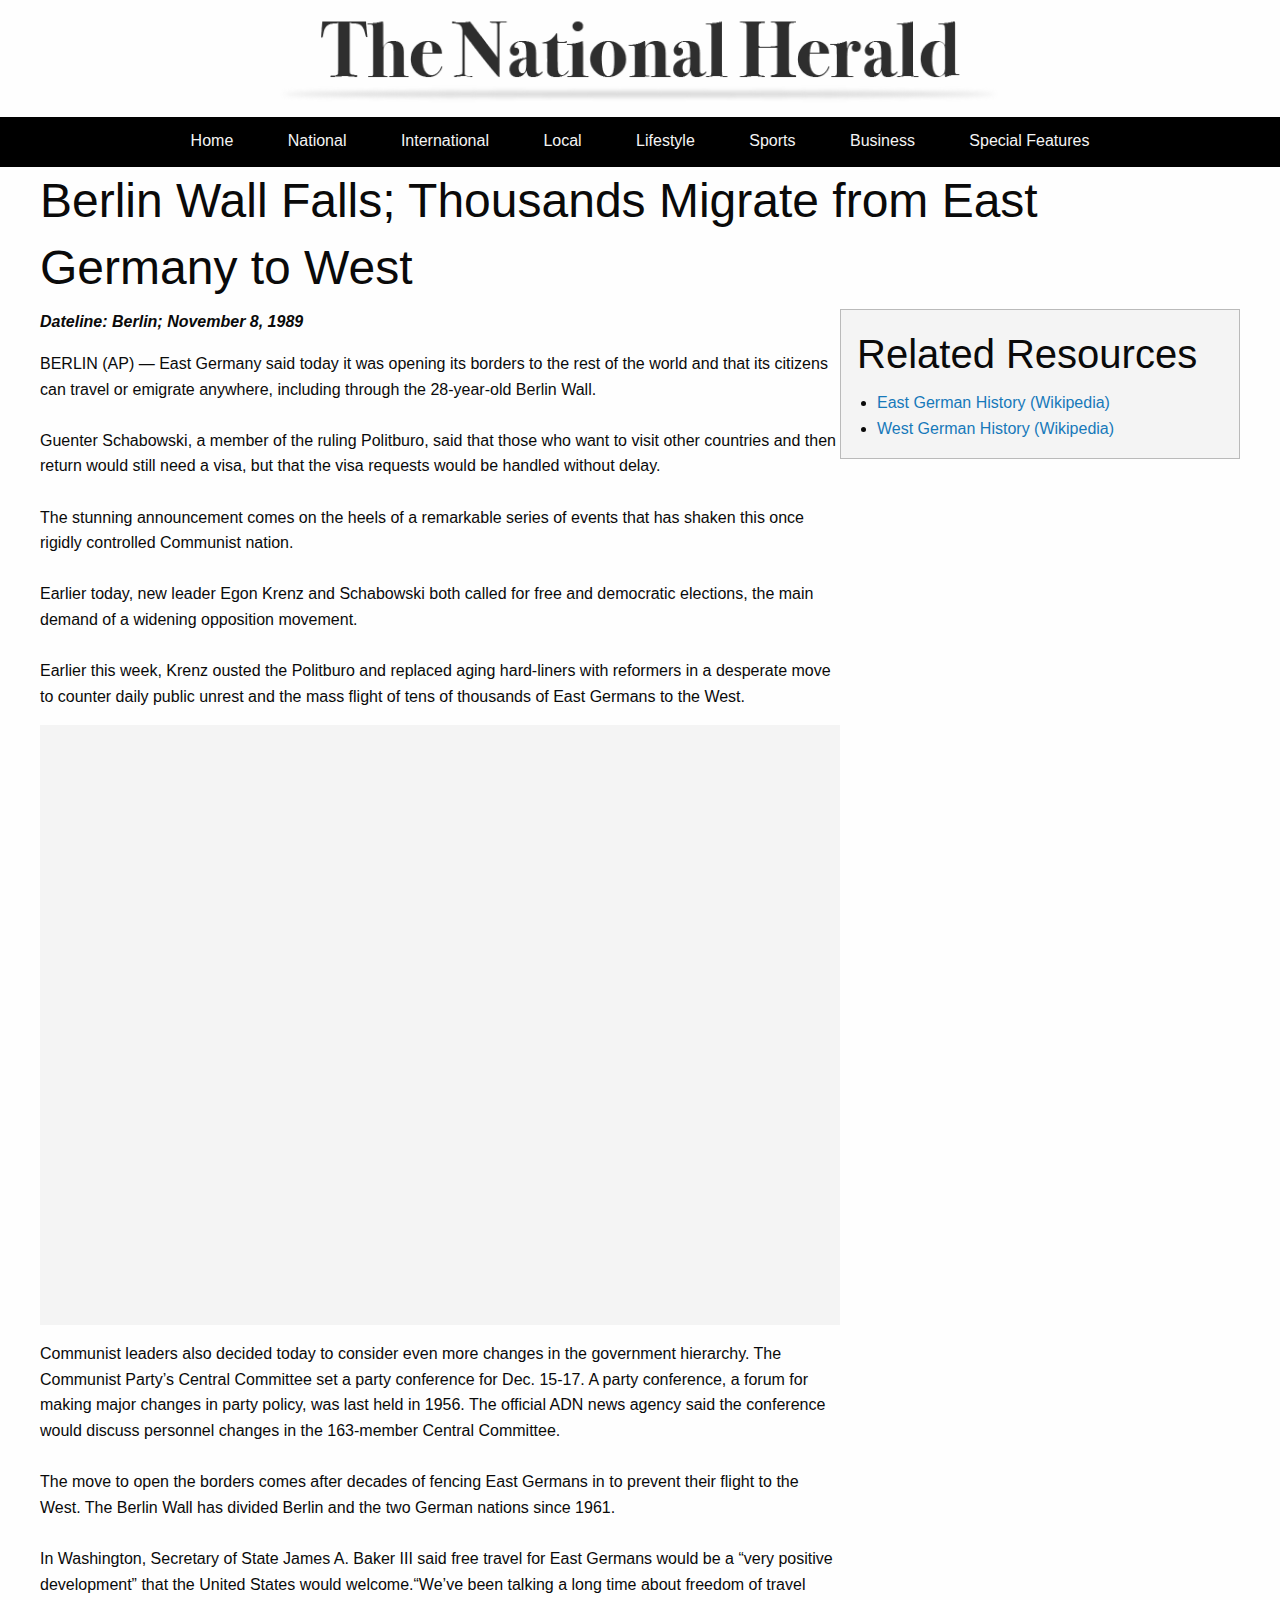
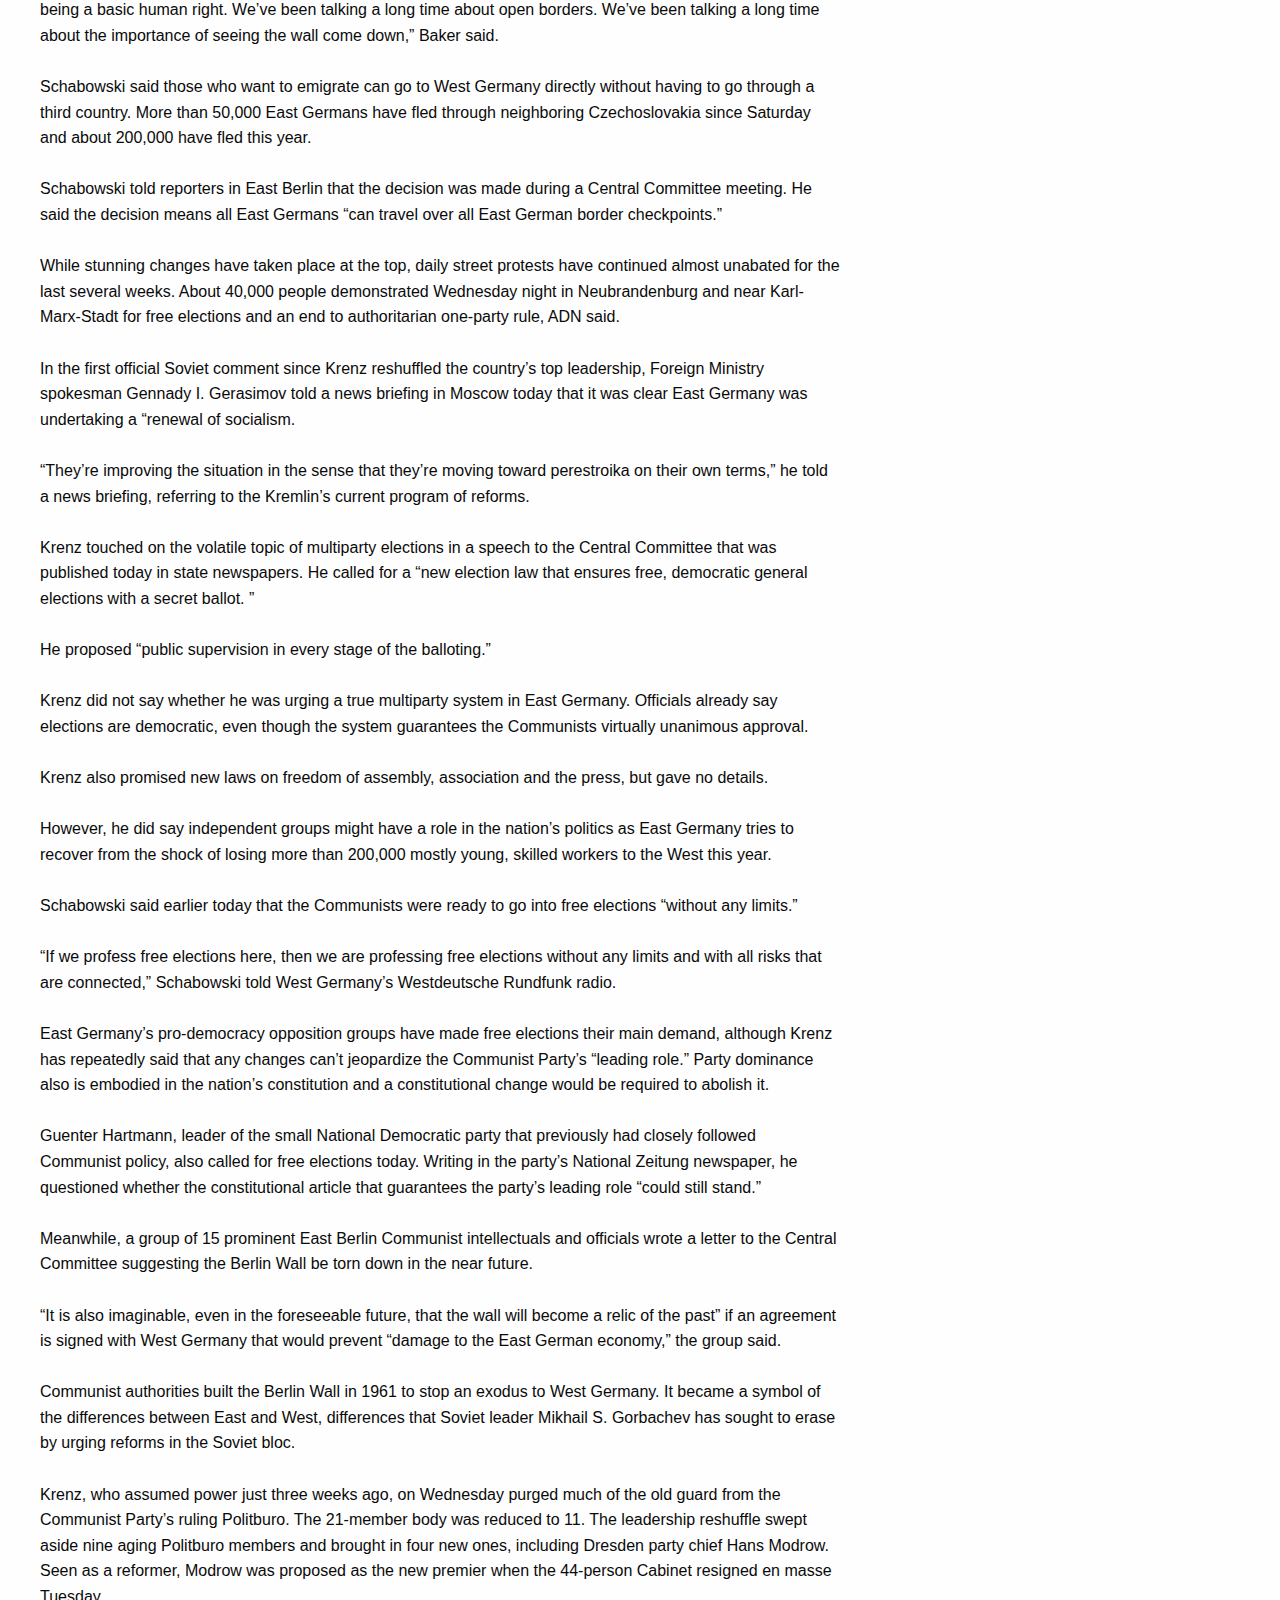
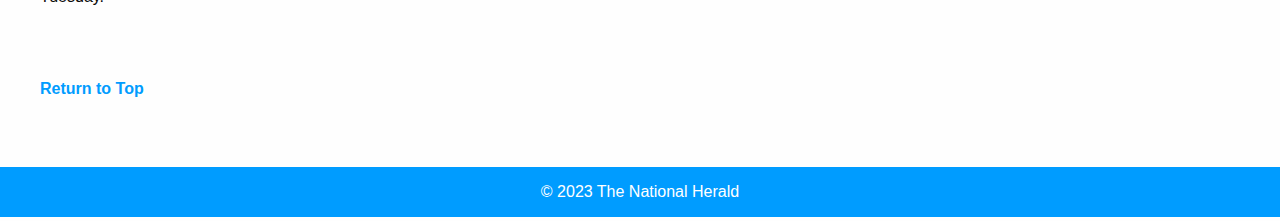
<file: BerlinStory/index.html>
<!doctype html>
<html class="no-js" lang="en" dir="ltr">
<head>
<meta charset="utf-8">
<meta http-equiv="x-ua-compatible" content="ie=edge">
<meta name="viewport" content="width=device-width, initial-scale=1.0">
<title>Berlin Wall Falls; Thousands Migrate from East Germany to West | The National Herald</title>
<link rel="stylesheet" href="css/foundation.css">
<link rel="stylesheet" href="css/app.css">


<!-- FILL OUT META TAGS! -->
<meta name="description" content="Sam Barrett">
<meta name="author" content="The National Herald">

<!--TWITTER SUMMARY CARD-->
<meta name="twitter:card" content="summary_large_image">
<meta name="twitter:title" content="Berlin Wall Falls; Thousands Migrate from East Germany to West">

<!--OPEN GRAPH CARD-->
<meta property="og:title" content="erlin Wall Falls; Thousands Migrate from East Germany to West">
<meta property="og:site_name" content="The National Herald">
<meta property="og:url" content="TBD">
<meta property="og:description" content="East Germany said today it was opening its borders to the rest of the world and that its citizens can travel or emigrate anywhere, including through the 28-year-old Berlin Wall.">
<meta property="og:type" content="website">
<meta property="og:image" content="Photo1.jpg">

</head>
<body>

<!-- RETURN TO TOP -->
<a name="top"></a>
<!-- END RETURN TO TOP -->

<!-- SITE BRANDING -->
<div class="grid-container">
<div class="grid-x grid-padding-x">
<div class="large-12 cell">
  <img src="images/tnh_branding.png">

</div>
</div>
</div>
<!-- END SITE BRANDING -->

<!-- NAV BAR -->
<div class="grid-container fluid navStyle">
<div class="grid-x grid-padding-x">
<div class="large-12 cell">
<a href="#" class="navItem">Home</a>
<a href="#" class="navItem">National</a>
<a href="#" class="navItem">International</a>
<a href="#" class="navItem">Local</a>
<a href="#" class="navItem">Lifestyle</a>
<a href="#" class="navItem">Sports</a>
<a href="#" class="navItem">Business</a>
<a href="#" class="navItem">Special Features</a>
</div>
</div>
</div>
<!-- END NAV BAR -->

<!-- BODY COPY -->
<div class="grid-container">
  <div class="grid-x grid-padding-x">
  	<div class="large-12 medium-12 small-12">
  		<h1>Berlin Wall Falls; Thousands Migrate from East Germany to West</h1>
  	</div>
  <br>
    <div class="large-8 medium-8 small-12">
    	<p><strong><em>Dateline: Berlin; November 8, 1989</em></strong></p>


        <p>BERLIN (AP) — East Germany said today it was opening its borders to the rest of the world and that its citizens can travel or emigrate anywhere, including through the 28-year-old Berlin Wall.
        	<br><br>

        Guenter Schabowski, a member of the ruling Politburo, said that those who want to visit other countries and then return would still need a visa, but that the visa requests would be handled without delay.
        <br><br>

        The stunning announcement comes on the heels of a remarkable series of events that has shaken this once rigidly controlled Communist nation.
        <br><br>

        Earlier today, new leader Egon Krenz and Schabowski both called for free and democratic elections, the main demand of a widening opposition movement.
        <br><br>

        Earlier this week, Krenz ousted the Politburo and replaced aging hard-liners with reformers in a desperate move to counter daily public unrest and the mass flight of tens of thousands of East Germans to the West.</p>
        <div class="responsive-embed wide" style="background-color: #f4f4f4" >
        	<iframe width="560" height="315" src="https://www.youtube.com/embed/IcmxPeVe4_c" title="YouTube video player" frameborder="0" allow="accelerometer; autoplay; clipboard-write; encrypted-media; gyroscope; picture-in-picture; web-share" allowfullscreen></iframe>
        </div>
        <p>Communist leaders also decided today to consider even more changes in the government hierarchy. The Communist Party’s Central Committee set a party conference for Dec. 15-17. A party conference, a forum for making major changes in party policy, was last held in 1956. The official ADN news agency said the conference would discuss personnel changes in the 163-member Central Committee.
<br><br>
The move to open the borders comes after decades of fencing East Germans in to prevent their flight to the West. The Berlin Wall has divided Berlin and the two German nations since 1961.
<br><br>
In Washington, Secretary of State James A. Baker III said free travel for East Germans would be a “very positive development” that the United States would welcome.“We’ve been talking a long time about freedom of travel being a basic human right. We’ve been talking a long time about open borders. We’ve been talking a long time about the importance of seeing the wall come down,” Baker said.
<br><br>
Schabowski said those who want to emigrate can go to West Germany directly without having to go through a third country. More than 50,000 East Germans have fled through neighboring Czechoslovakia since Saturday and about 200,000 have fled this year.
<br><br>
Schabowski told reporters in East Berlin that the decision was made during a Central Committee meeting. He said the decision means all East Germans “can travel over all East German border checkpoints.”
<br><br>
While stunning changes have taken place at the top, daily street protests have continued almost unabated for the last several weeks. About 40,000 people demonstrated Wednesday night in Neubrandenburg and near Karl-Marx-Stadt for free elections and an end to authoritarian one-party rule, ADN said.
<br><br>
In the first official Soviet comment since Krenz reshuffled the country’s top leadership, Foreign Ministry spokesman Gennady I. Gerasimov told a news briefing in Moscow today that it was clear East Germany was undertaking a “renewal of socialism.
<br><br>
“They’re improving the situation in the sense that they’re moving toward perestroika on their own terms,” he told a news briefing, referring to the Kremlin’s current program of reforms.
<br><br>
Krenz touched on the volatile topic of multiparty elections in a speech to the Central Committee that was published today in state newspapers. He called for a “new election law that ensures free, democratic general elections with a secret ballot. ”
<br><br>
He proposed “public supervision in every stage of the balloting.”
<br><br>
Krenz did not say whether he was urging a true multiparty system in East Germany. Officials already say elections are democratic, even though the system guarantees the Communists virtually unanimous approval.
<br><br>
Krenz also promised new laws on freedom of assembly, association and the press, but gave no details.
<br><br>
However, he did say independent groups might have a role in the nation’s politics as East Germany tries to recover from the shock of losing more than 200,000 mostly young, skilled workers to the West this year.
<br><br>
Schabowski said earlier today that the Communists were ready to go into free elections “without any limits.”
<br><br>
“If we profess free elections here, then we are professing free elections without any limits and with all risks that are connected,” Schabowski told West Germany’s Westdeutsche Rundfunk radio.
<br><br>
East Germany’s pro-democracy opposition groups have made free elections their main demand, although Krenz has repeatedly said that any changes can’t jeopardize the Communist Party’s “leading role.” Party dominance also is embodied in the nation’s constitution and a constitutional change would be required to abolish it.
<br><br>
Guenter Hartmann, leader of the small National Democratic party that previously had closely followed Communist policy, also called for free elections today. Writing in the party’s National Zeitung newspaper, he questioned whether the constitutional article that guarantees the party’s leading role “could still stand.”
<br><br>
Meanwhile, a group of 15 prominent East Berlin Communist intellectuals and officials wrote a letter to the Central Committee suggesting the Berlin Wall be torn down in the near future.
<br><br>
“It is also imaginable, even in the foreseeable future, that the wall will become a relic of the past” if an agreement is signed with West Germany that would prevent “damage to the East German economy,” the group said.
<br><br>
Communist authorities built the Berlin Wall in 1961 to stop an exodus to West Germany. It became a symbol of the differences between East and West, differences that Soviet leader Mikhail S. Gorbachev has sought to erase by urging reforms in the Soviet bloc.
<br><br>
Krenz, who assumed power just three weeks ago, on Wednesday purged much of the old guard from the Communist Party’s ruling Politburo. The 21-member body was reduced to 11.

The leadership reshuffle swept aside nine aging Politburo members and brought in four new ones, including Dresden party chief Hans Modrow. Seen as a reformer, Modrow was proposed as the new premier when the 44-person Cabinet resigned en masse Tuesday.
</p>

      </div>
      <div class="large-4 medium-4 small-12">
      	<div class=callout style="background-color: #f4f4f4;">
      		<h2>Related Resources</h2>
      		<ul>
      			<li><a href="https://en.wikipedia.org/wiki/East_Germany#Naming_conventions" target="blank">East German History (Wikipedia)</a></li>
      			<li><a href="https://en.wikipedia.org/wiki/West_Germany" target="blank">West German History (Wikipedia)</a></li>
      	</div>
      </div>









<p class="rtt"><a href="#top">Return to Top</a></p>




</div>
</div>
<!-- END BODY COPY -->

<!-- FOOTER BAR -->
<!-- NAV BAR -->
<div class="grid-container fluid footerStyle">
<div class="grid-x grid-padding-x">
<div class="large-12 cell">
<p>&copy; 2023 The National Herald</p>
</div>
</div>
</div>
<!-- END NAV BAR -->

<script src="js/vendor/jquery.js"></script>
<script src="js/vendor/what-input.js"></script>
<script src="js/vendor/foundation.js"></script>
<script src="js/app.js"></script>
</body>
</html>
</file>
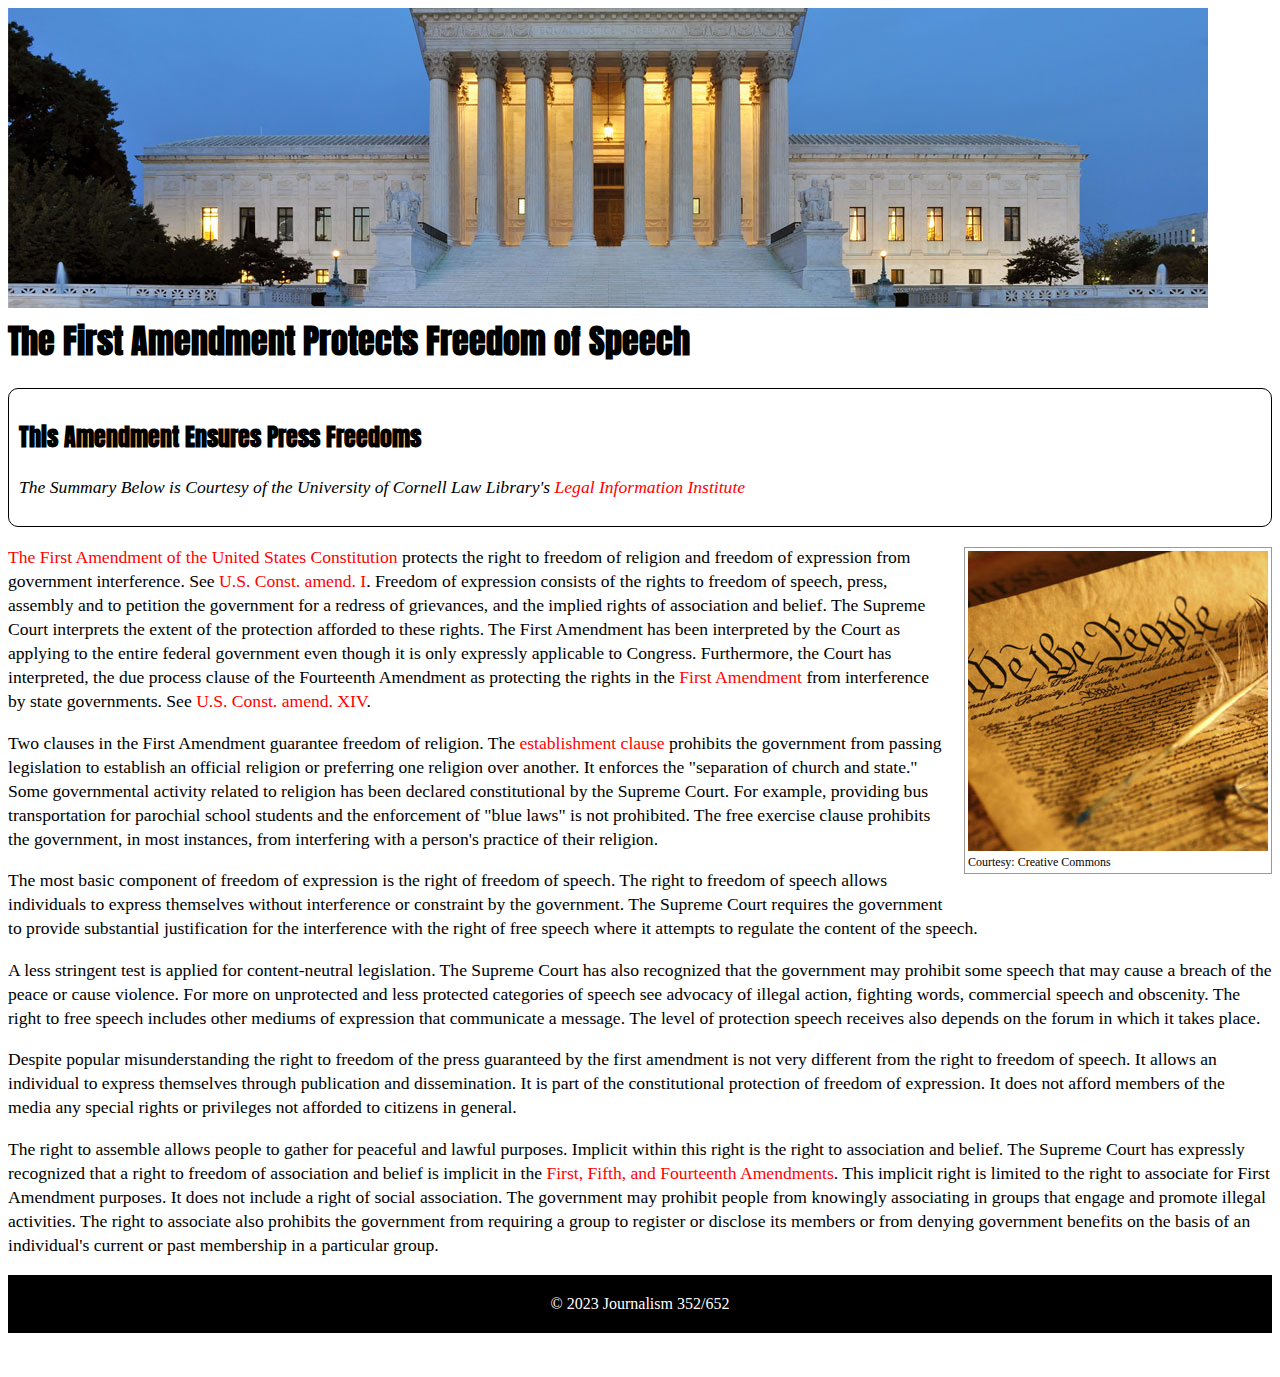
<file: Broken_2/index.html>
<!doctype html>
<html class="no-js" lang="en" dir="ltr">
<head>
<meta charset="utf-8">
<meta http-equiv="x-ua-compatible" content="ie=edge">
<meta name="viewport" content="width=device-width, initial-scale=1.0">

<link rel="stylesheet" href="css/style.css">
<link href="https://fonts.googleapis.com/css?family=Anton|Bitter" rel="stylesheet">
<title>This is the Title Tag</title>

</head>
<body>

<div class="contentContain">

<img src="images/supremeCourt.jpg" style="wide:100%; border:0; margin:0 0 -20px 0"><br>
<h1>The First Amendment Protects Freedom of Speech</h1>


<div class="citation">
<h2>This Amendment Ensures Press Freedoms</h2>
<p><em>The Summary Below is Courtesy of the University of Cornell Law Library's <a href="www.law.cornell.edu/constitution/first_amendment" target="_blank">Legal Information Institute</a></em> </p>
</div>


<div class="photoRight">
	<img src="images/wethepeople.jpg" alt="U.S. Constitution"><br>
Courtesy: Creative Commons</div>

<p><a href="http://www.law.cornell.edu/constitution/constitution.billofrights.html#amendmenti" target="_blank">The First Amendment of the United States Constitution</a> protects the right to freedom of religion and freedom of expression from government interference. See <a href="http://www.law.cornell.edu/constitution/constitution.billofrights.html#amendmenti" target="_blank">U.S. Const. amend. I</a>. Freedom of expression consists of the rights to freedom of speech, press, assembly and to petition the government for a redress of grievances, and the implied rights of association and belief. The Supreme Court interprets the extent of the protection afforded to these rights. The First Amendment has been interpreted by the Court as applying to the entire federal government even though it is only expressly applicable to Congress. Furthermore, the Court has interpreted, the due process clause of the Fourteenth Amendment as protecting the rights in the <a href="http://www.law.cornell.edu/constitution/constitution.billofrights.html#amendmenti" target="_blank">First Amendment</a> from interference by state governments. See <a href="http://www.law.cornell.edu/constitution/constitution.billofrights.html#amendmentxiv" target="_blank">U.S. Const. amend. XIV</a>.<br>

<p>Two clauses in the First Amendment guarantee freedom of religion. The <a href="http://topics.law.cornell.edu/wex/establishment_clause" target="_blank">establishment clause</a> prohibits the government from passing legislation to establish an official religion or preferring one religion over another. It enforces the "separation of church and state." Some governmental activity related to religion has been declared constitutional by the Supreme Court. For example, providing bus transportation for parochial school students and the enforcement of "blue laws" is not prohibited. The free exercise clause prohibits the government, in most instances, from interfering with a person's practice of their religion.</p>

<p>The most basic component of freedom of expression is the right of freedom of speech. The right to freedom of speech allows individuals to express themselves without interference or constraint by the government. The Supreme Court requires the government to provide substantial justification for the interference with the right of free speech where it attempts to regulate the content of the speech.</p>

<p>A less stringent test is applied for content-neutral legislation. The Supreme Court has also recognized that the government may prohibit some speech that may cause a breach of the peace or cause violence. For more on unprotected and less protected categories of speech see advocacy of illegal action, fighting words, commercial speech and obscenity. The right to free speech includes other mediums of expression that communicate a message.  The level of protection speech receives also depends on the forum in which it takes place.</p>   

<p>Despite popular misunderstanding the right to freedom of the press guaranteed by the first amendment is not very different from the right to freedom of speech. It allows an individual to express themselves through publication and dissemination. It is part of the constitutional protection of freedom of expression. It does not afford members of the media any special rights or privileges not afforded to citizens in general.</p>

<p>The right to assemble allows people to gather for peaceful and lawful purposes. Implicit within this right is the right to association and belief. The Supreme Court has expressly recognized that a right to freedom of association and belief is implicit in the <a href="http://www.law.cornell.edu/constitution/constitution.table.html#amendments" target="_blank">First, Fifth, and Fourteenth Amendments</a>. This implicit right is limited to the right to associate for First Amendment purposes. It does not include a right of social association. The government may prohibit people from knowingly associating in groups that engage and promote illegal activities. The right to associate also prohibits the government from requiring a group to register or disclose its members or from denying government benefits on the basis of an individual's current or past membership in a particular group.</p>



<div class="footerStyle">&copy; 2023 Journalism 352/652</div>
</div>
</div>
<br><br>


</body>
</html>
</file>
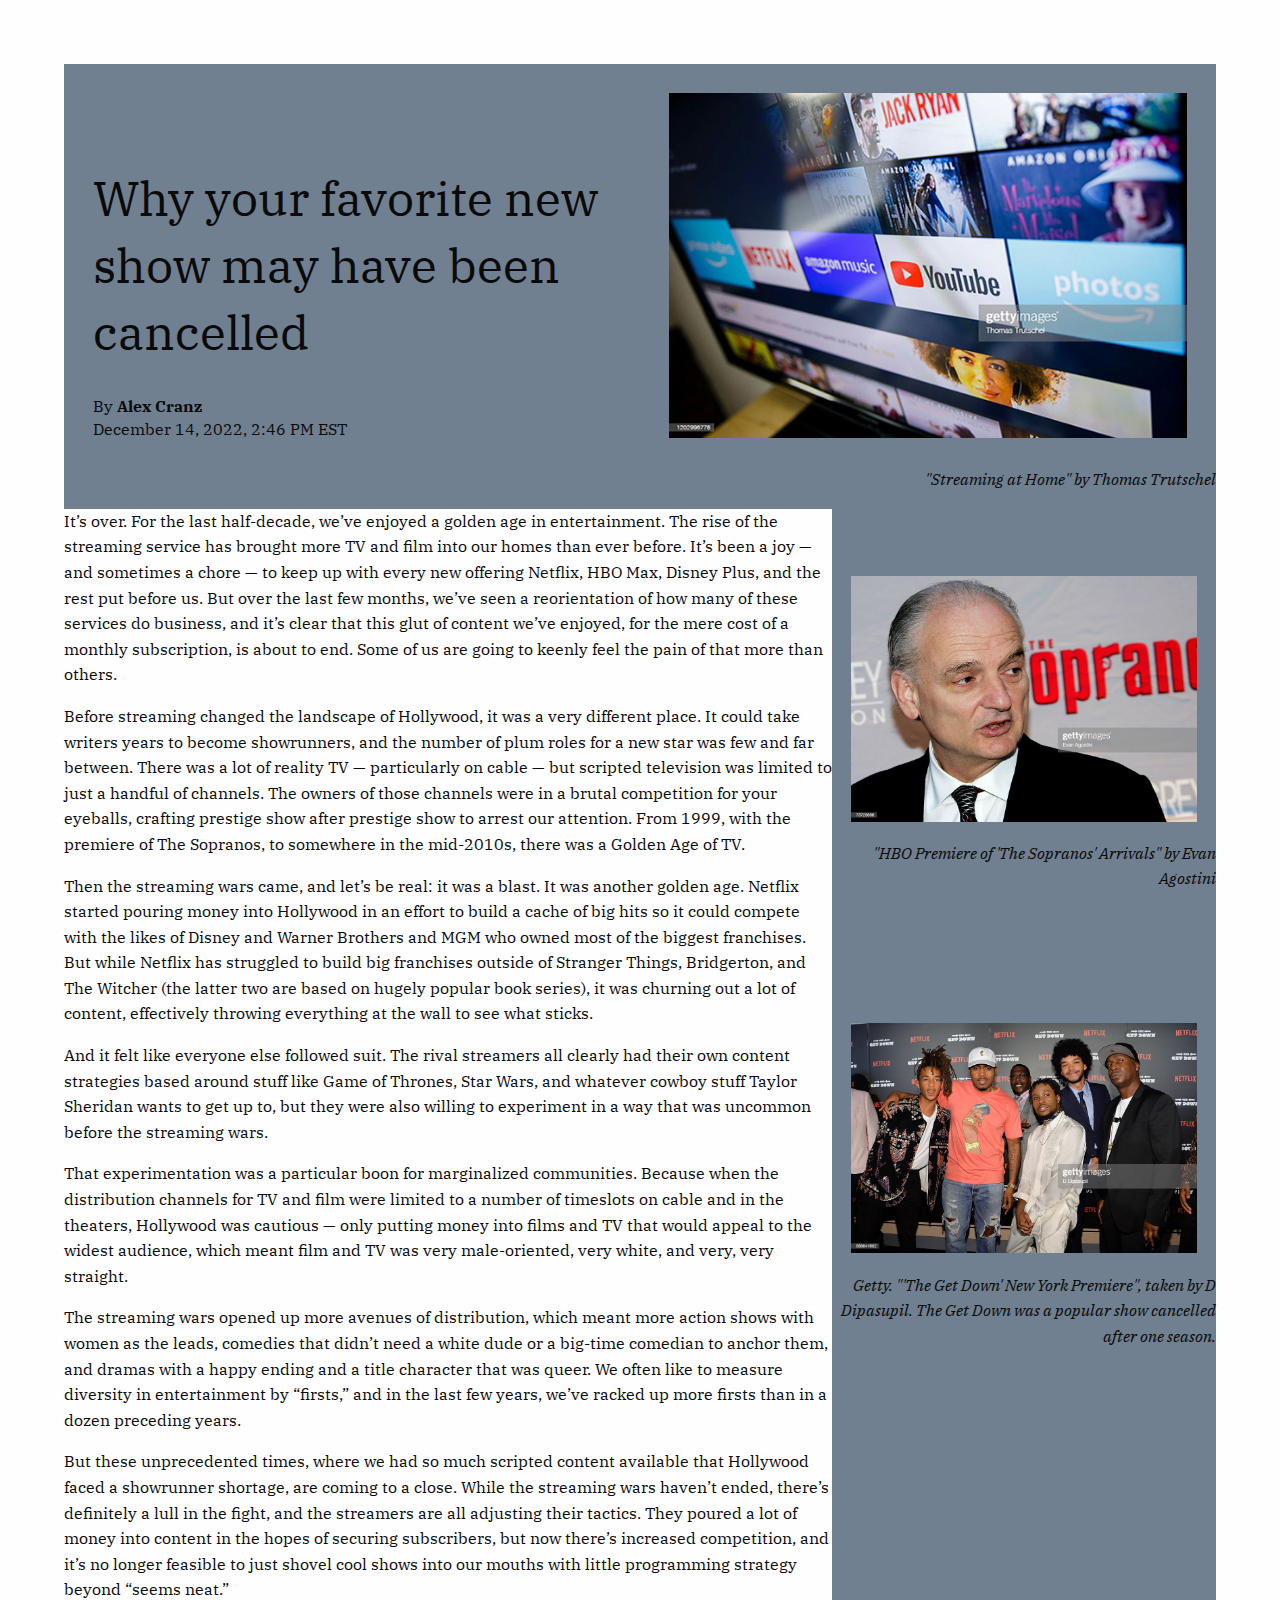
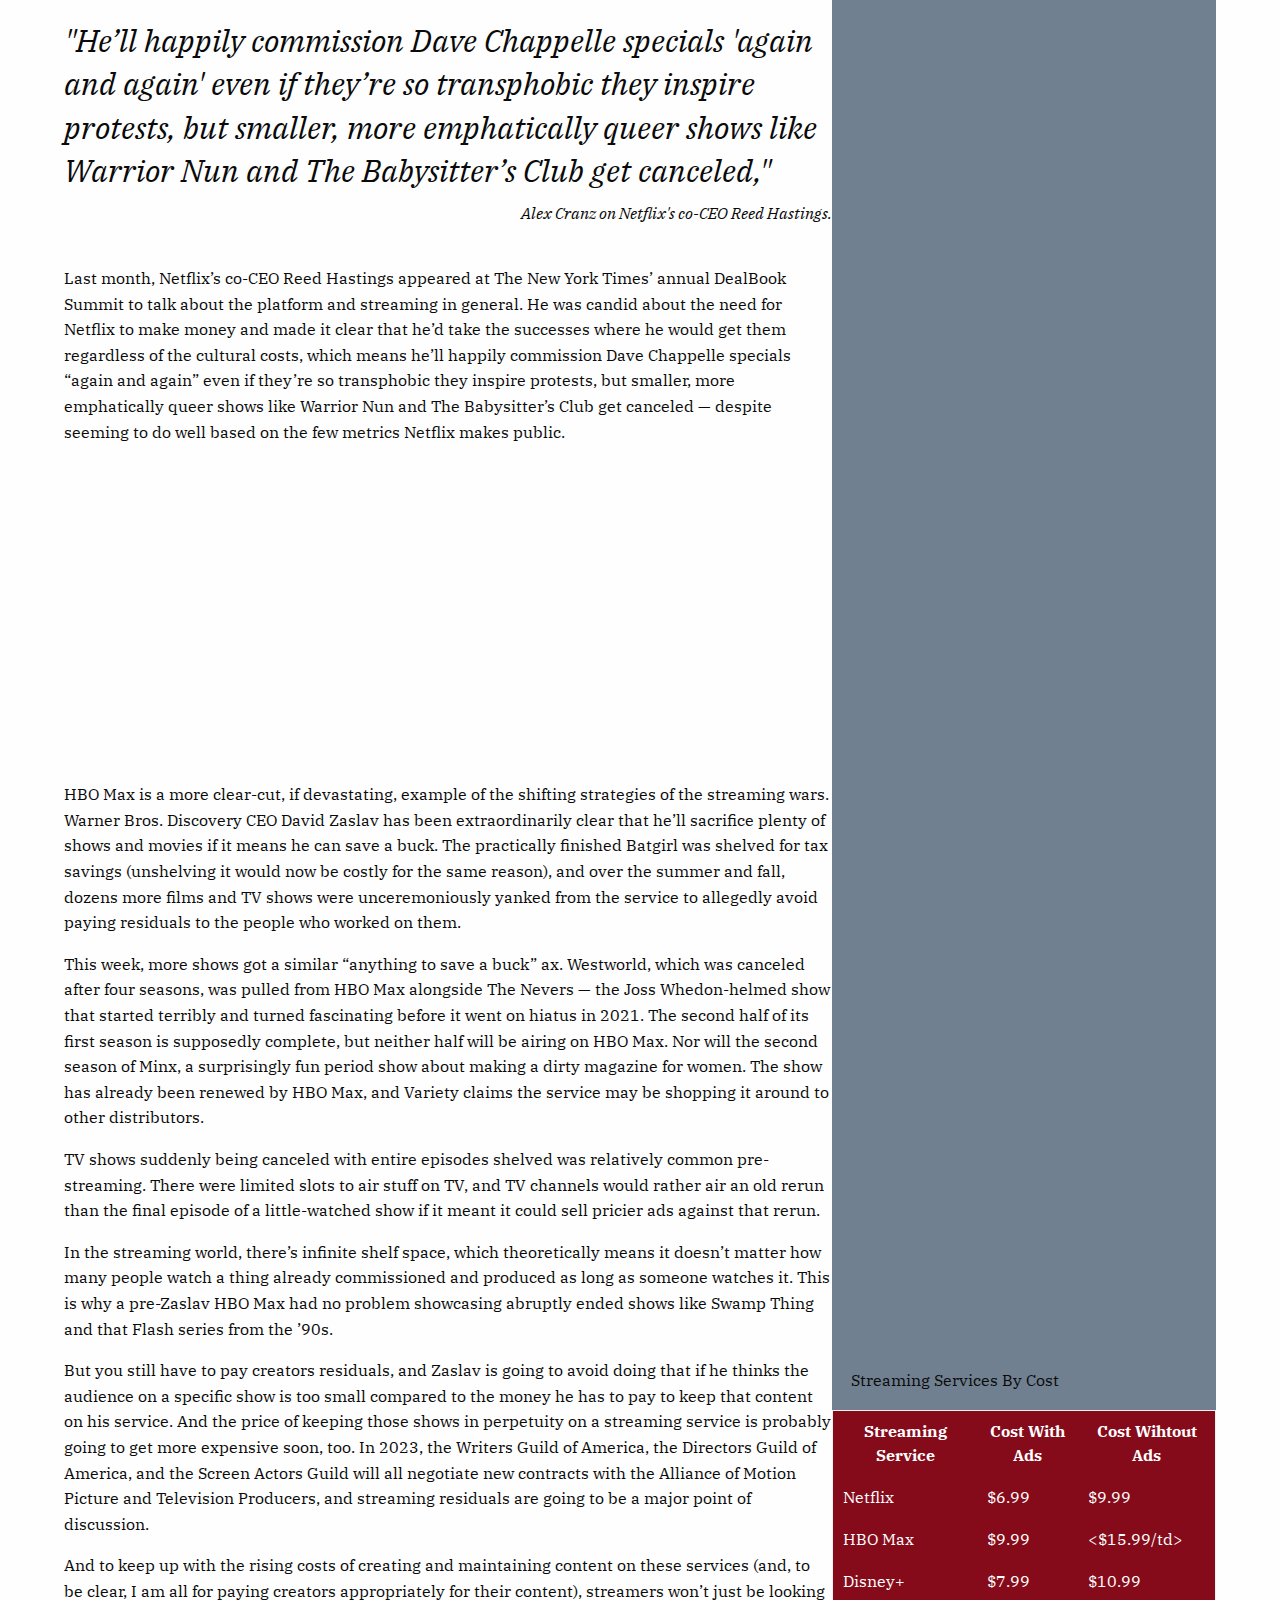
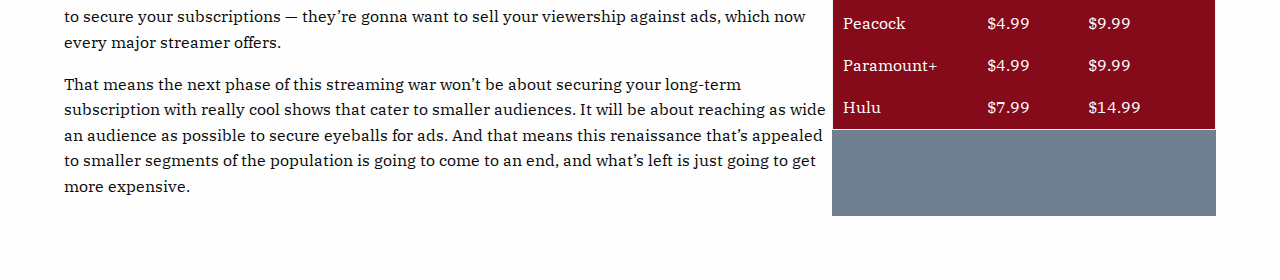
<file: midterm/index.html>
<!doctype html>
<html class="no-js" lang="en" dir="ltr">
<head>
<meta charset="utf-8">
<meta http-equiv="x-ua-compatible" content="ie=edge">
<meta name="viewport" content="width=device-width, initial-scale=1.0">
<meta property="og:title" content="Why your favorite new show may have been cancelled">
<meta property="og:site_name" content="The Verge">
<meta property="og:url" content="TBD">
<meta property="og:description" content="It’s over. For the last half-decade, we’ve enjoyed a golden age in
entertainment. The rise of the streaming service has brought more TV and
film into our homes than ever before. It’s been a joy — and sometimes a
chore — to keep up with every new offering Netflix, HBO Max, Disney Plus,
and the rest put before us. But over the last few months, we’ve seen a
reorientation of how many of these services do business, and it’s clear
that this glut of content we’ve enjoyed, for the mere cost of a monthly
subscription, is about to end. Some of us are going to keenly feel the
pain of that more than others.">
<meta property="og:type" content="website">
<meta property="og:image" content="images/streamingservices">

<meta name="twitter:card" content="summary_large_image">
<meta name="twitter:title" content="Why your favorite new show may have been cancelled">


<title>Streaming Service Changes</title>
<link rel="stylesheet" href="css/foundation.css">
<link rel="stylesheet" href="css/app.css">
<link rel="stylesheet" type="text/css" href="css/style.css">
<link rel="preconnect" href="https://fonts.googleapis.com">
<link rel="preconnect" href="https://fonts.gstatic.com" crossorigin>
<link href="https://fonts.googleapis.com/css2?family=IBM+Plex+Serif:wght@500&display=swap" rel="stylesheet">

</head>
<body>

<!-- This is my headline -->
<div class="grid-container">
	<div class="grid-x grid-padding-x">

		<div class="large-6 medium-6 small-12 background">
	
<br><br><br>
<h1>Why your favorite new show may have been cancelled</h1>
<!--Byline-->

<h6>By <strong>Alex Cranz</strong>
<br>
December 14, 2022, 2:46 PM EST
</h6>
		</div>
		<!--Header image-->
<div class="large-6 medium-6 small-12 background">
<img src="images/streamingservices.jpeg" alt="TV Showing Streaming Services" title="Streaming Services" style="align-content:left">
<p class="caption">"Streaming at Home" by Thomas Trutschel</p>
</div>

<div class="large-8 medium-8 small-12">



<!--Body copy-->




    
<p>
	It’s over. For the last half-decade, we’ve enjoyed a golden age in
entertainment. The rise of the streaming service has brought more TV and
film into our homes than ever before. It’s been a joy — and sometimes a
chore — to keep up with every new offering Netflix, HBO Max, Disney Plus,
and the rest put before us. But over the last few months, we’ve seen a
reorientation of how many of these services do business, and it’s clear
that this glut of content we’ve enjoyed, for the mere cost of a monthly
subscription, is about to end. Some of us are going to keenly feel the
pain of that more than others.</p>

<p>Before streaming changed the landscape of Hollywood, it was a very
different place. It could take writers years to become showrunners, and
the number of plum roles for a new star was few and far between. There was
a lot of reality TV — particularly on cable — but scripted television was
limited to just a handful of channels. The owners of those channels were
in a brutal competition for your eyeballs, crafting prestige show after
prestige show to arrest our attention. From 1999, with the premiere of The
Sopranos, to somewhere in the mid-2010s, there was a Golden Age of TV.</p>

<p>Then the streaming wars came, and let’s be real: it was a blast. It was
another golden age. Netflix started pouring money into Hollywood in an
effort to build a cache of big hits so it could compete with the likes of
Disney and Warner Brothers and MGM who owned most of the biggest
franchises. But while Netflix has struggled to build big franchises
outside of Stranger Things, Bridgerton, and The Witcher (the latter two
are based on hugely popular book series), it was churning out a lot of
content, effectively throwing everything at the wall to see what sticks.</p>

<p>And it felt like everyone else followed suit. The rival streamers all
clearly had their own content strategies based around stuff like Game of
Thrones, Star Wars, and whatever cowboy stuff Taylor Sheridan wants to get
up to, but they were also willing to experiment in a way that was uncommon
before the streaming wars.</p>

<p>That experimentation was a particular boon for marginalized communities.
Because when the distribution channels for TV and film were limited to a
number of timeslots on cable and in the theaters, Hollywood was cautious —
only putting money into films and TV that would appeal to the widest
audience, which meant film and TV was very male-oriented, very white, and
very, very straight.</p>

<p>The streaming wars opened up more avenues of distribution, which meant
more action shows with women as the leads, comedies that didn’t need a
white dude or a big-time comedian to anchor them, and dramas with a happy
ending and a title character that was queer. We often like to measure
diversity in entertainment by “firsts,” and in the last few years, we’ve
racked up more firsts than in a dozen preceding years.</p>

<p>But these unprecedented times, where we had so much scripted content
available that Hollywood faced a showrunner shortage, are coming to a
close. While the streaming wars haven’t ended, there’s definitely a lull
in the fight, and the streamers are all adjusting their tactics. They
poured a lot of money into content in the hopes of securing subscribers,
but now there’s increased competition, and it’s no longer feasible to just
shovel cool shows into our mouths with little programming strategy beyond
“seems neat.”</p>

<h3>"He’ll happily commission Dave Chappelle
specials 'again and again' even if they’re so transphobic they inspire
protests, but smaller, more emphatically queer shows like Warrior Nun and
The Babysitter’s Club get canceled,"</h3><p class="caption"> Alex Cranz on Netflix's co-CEO Reed Hastings.</p>
<br>

<p>Last month, Netflix’s co-CEO Reed Hastings appeared at The New York Times’
annual DealBook Summit to talk about the platform and streaming in
general. He was candid about the need for Netflix to make money and made
it clear that he’d take the successes where he would get them regardless
of the cultural costs, which means he’ll happily commission Dave Chappelle
specials “again and again” even if they’re so transphobic they inspire
protests, but smaller, more emphatically queer shows like Warrior Nun and
The Babysitter’s Club get canceled — despite seeming to do well based on
the few metrics Netflix makes public.</p>

<iframe width="560" height="315" src="https://www.youtube.com/embed/HgiGH9BBAT8" title="YouTube video player" frameborder="0" allow="accelerometer; autoplay; clipboard-write; encrypted-media; gyroscope; picture-in-picture; web-share" allowfullscreen></iframe>

<p>HBO Max is a more clear-cut, if devastating, example of the shifting
strategies of the streaming wars. Warner Bros. Discovery CEO David Zaslav
has been extraordinarily clear that he’ll sacrifice plenty of shows and
movies if it means he can save a buck. The practically finished Batgirl
was shelved for tax savings (unshelving it would now be costly for the
same reason), and over the summer and fall, dozens more films and TV shows
were unceremoniously yanked from the service to allegedly avoid paying
residuals to the people who worked on them.</p>

<p>This week, more shows got a similar “anything to save a buck” ax.
Westworld, which was canceled after four seasons, was pulled from HBO Max
alongside The Nevers — the Joss Whedon-helmed show that started terribly
and turned fascinating before it went on hiatus in 2021. The second half
of its first season is supposedly complete, but neither half will be
airing on HBO Max. Nor will the second season of Minx, a surprisingly fun
period show about making a dirty magazine for women. The show has already
been renewed by HBO Max, and Variety claims the service may be shopping it
around to other distributors.</p>

<p>TV shows suddenly being canceled with entire episodes shelved was
relatively common pre-streaming. There were limited slots to air stuff on
TV, and TV channels would rather air an old rerun than the final episode
of a little-watched show if it meant it could sell pricier ads against
that rerun.</p>

<p>In the streaming world, there’s infinite shelf space, which theoretically
means it doesn’t matter how many people watch a thing already commissioned
and produced as long as someone watches it. This is why a pre-Zaslav HBO
Max had no problem showcasing abruptly ended shows like Swamp Thing and
that Flash series from the ’90s.</p>

<p>But you still have to pay creators residuals, and Zaslav is going to avoid
doing that if he thinks the audience on a specific show is too small
compared to the money he has to pay to keep that content on his service.
And the price of keeping those shows in perpetuity on a streaming service
is probably going to get more expensive soon, too. In 2023, the Writers
Guild of America, the Directors Guild of America, and the Screen Actors
Guild will all negotiate new contracts with the Alliance of Motion Picture
and Television Producers, and streaming residuals are going to be a major
point of discussion.</p>

<p>And to keep up with the rising costs of creating and maintaining content
on these services (and, to be clear, I am all for paying creators
appropriately for their content), streamers won’t just be looking to
secure your subscriptions — they’re gonna want to sell your viewership
against ads, which now every major streamer offers.</p>

<p>That means the next phase of this streaming war won’t be about securing
your long-term subscription with really cool shows that cater to smaller
audiences. It will be about reaching as wide an audience as possible to
secure eyeballs for ads. And that means this renaissance that’s appealed
to smaller segments of the population is going to come to an end, and
what’s left is just going to get more expensive.
</p>
    

    </div>
  <div class="large-4 medium-4 small-12" style="background-color:slategray; border-color: black;">
  	<!--The Get Down image-->
  	<br><br>
  	<!--Sopranos Image-->
  	<img src="images/sopranocreator.jpeg" alt="Sopranos Creator David Chase" title="Sopranos Creator David Chase">
  	<p class="caption"> "HBO Premiere of 'The Sopranos' Arrivals" by Evan Agostini</p>
  	<br><br><br><br>
<img src="images/getdown.jpeg" alt="Image of the cast of 'The Get Down'" title="The Get Down Cast">
<p class="caption">Getty. "'The Get Down' New York Premiere", taken by D Dipasupil. The Get Down was a popular show cancelled after one season. </p>

<br><br><br><br><br><br><br><br><br><br><br><br><br><br><br><br><br><br><br><br><br><br><br><br><br><br><br><br><br><br><br><br><br><br><br><br><br><br><br><br><br><br><br><br><br><br><br><br><br><br><br><br><br><br><br><br><br><br><br><br><br><br><br><br><br><br>
  	<!--Table-->
  	<h6 class="tablehead">Streaming Services By Cost</h6>
  	<table>
  		<tr>
  			<th>Streaming Service</th>
  			<th>Cost With Ads</th>
  			<th>Cost Wihtout Ads</th>
  	    </tr>
  	    <tr>
  	    	<td>Netflix</td>
  	    	<td>$6.99</td>
  	    	<td>$9.99</td>
  	    </tr>
  	    <tr>
  	    	<td>HBO Max</td>
  	    	<td>$9.99</td>
  	    	<td><$15.99/td>
  	    </tr>
  	    <tr>
  	    	<td>Disney+</td>
  	    	<td>$7.99</td>
  	    	<td>$10.99</td>
  	    </tr>
  	    <tr>
  	    	<td>Peacock</td>
  	    	<td>$4.99</td>
  	    	<td>$9.99</td>
  	    </tr>
  	    <tr>
  	    	<td>Paramount+</td>
  	    	<td>$4.99</td>
  	    	<td>$9.99</td>
  	    </tr>
  	    <tr>
  	    	<td>Hulu</td>
  	    	<td>$7.99</td>
  	    	<td>$14.99</td>
  	    </tr>



  	</table>

  </div>



</div>
</div>




<script src="js/vendor/jquery.js"></script>
<script src="js/vendor/what-input.js"></script>
<script src="js/vendor/foundation.js"></script>
<script src="js/app.js"></script>
</body>
</html>
</file>
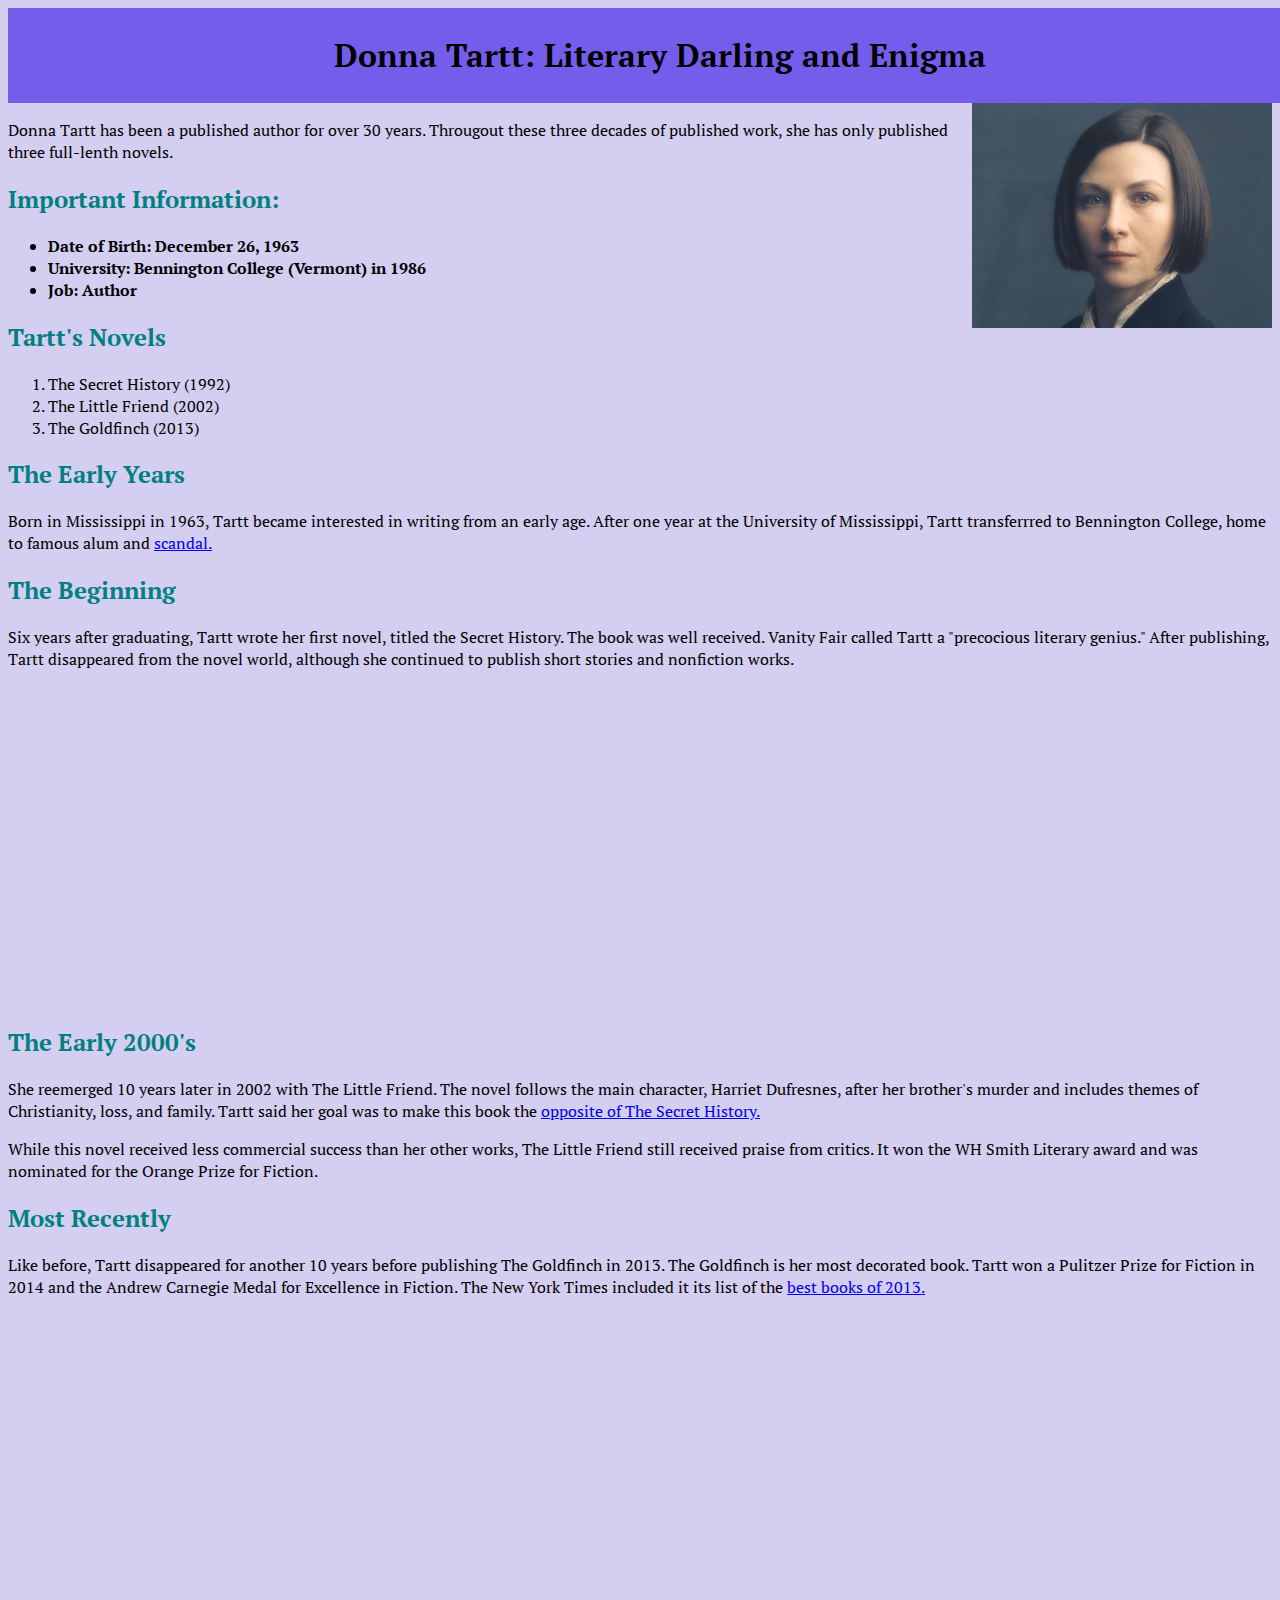
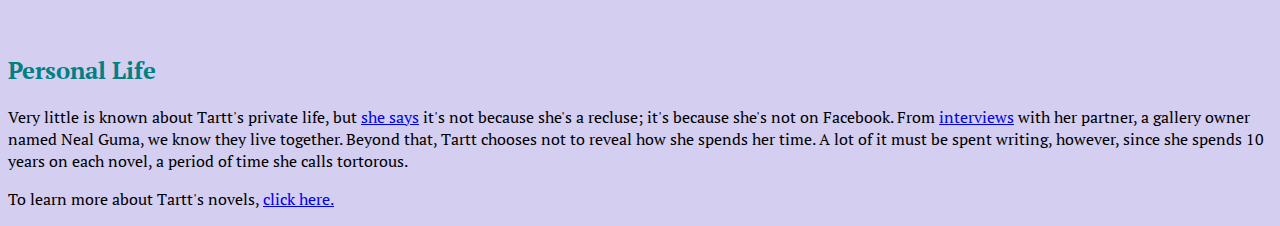
<file: StarterPage/index.html>
<!DOCTYPE html>
<html class="no-js" lang="en"><head><meta http-equiv="Content-Type" content="text/html; charset=UTF-8">

<meta http-equiv="x-ua-compatible" content="ie=edge">
<meta name="viewport" content="width=device-width, initial-scale=1.0">
<title>Donna Tartt Fan Page</title>


<link rel="preconnect" href="https://fonts.googleapis.com">
<link rel="preconnect" href="https://fonts.gstatic.com" crossorigin>
<link href="https://fonts.googleapis.com/css2?family=PT+Serif&display=swap" rel="stylesheet">


<link rel="stylesheet" type="text/css" href="css/mystyle.css">



</head>
<body>




<div class="headerbar">

<h1>Donna Tartt: Literary Darling and Enigma </h1></div>
<img src="images/Tartt1.jpeg" align="right" width="300">

<p>
Donna Tartt has been a published author for over 30 years. Througout these three decades of published work, she has only published three full-lenth novels.</p> 


<h2> Important Information:</h2>
<ul>
<li><strong>Date of Birth:</font></font> December 26, 1963</strong></li>
<li><strong>University:</font></font> Bennington College (Vermont) in 1986</strong></li>
<li><strong>Job:</font></font> Author</strong></li>
</ul>
<h2>Tartt's Novels</h2>
<ol>
	<li> The Secret History (1992)</li>
	<li> The Little Friend (2002)</li>
	<li> The Goldfinch (2013)</li>
</ol>



<h2> The Early Years</h2>
<p> Born in Mississippi in 1963, Tartt became interested in writing from an early age. After one year at the University of Mississippi, Tartt transferrred to Bennington College, home to famous alum and <a href="https://www.vanityfair.com/style/2021/09/bennington-college-with-bret-easton-ellis-donna-tartt-jonathan-lethem" target="_blank">scandal.</a>
</p>



<h2> The Beginning </h2>
<p> Six years after graduating, Tartt wrote her first novel, titled the Secret History. The book was well received. Vanity Fair called Tartt a "precocious literary genius." After publishing, Tartt disappeared from the novel world, although she continued to publish short stories and nonfiction works. </p>

<iframe width="560" height="315" src="https://www.youtube.com/embed/7oo-wNuP9tU" title="YouTube video player" frameborder="0" allow="accelerometer; autoplay; clipboard-write; encrypted-media; gyroscope; picture-in-picture; web-share" allowfullscreen></iframe>



<h2> The Early 2000's </h2>
<p> She reemerged 10 years later in 2002 with The Little Friend. The novel follows the main character, Harriet Dufresnes, after her brother's murder and includes themes of Christianity, loss, and family. Tartt said her goal was to make this book the <a href="https://www.theguardian.com/books/2002/oct/27/fiction.features" target="_blank">opposite of The Secret History.</a></p>
<p> While this novel received less commercial success than her other works, The Little Friend still received praise from critics. It won the WH Smith Literary award and was nominated for the Orange Prize for Fiction.  </p>





<h2> Most Recently </h2>
<p> Like before, Tartt disappeared for another 10 years before publishing The Goldfinch in 2013. The Goldfinch is her most decorated book. Tartt won a Pulitzer Prize for Fiction in 2014 and the Andrew Carnegie Medal for Excellence in Fiction. The New York Times included it its list of the <a href="https://www.nytimes.com/2013/12/15/books/review/the-10-best-books-of-2013.html/" target="_blank"> best books of 2013. </a></p>


<iframe width="560" height="315" src="https://www.youtube.com/embed/AiL1dIXAQKo" title="YouTube video player" frameborder="0" allow="accelerometer; autoplay; clipboard-write; encrypted-media; gyroscope; picture-in-picture; web-share" allowfullscreen></iframe>

<h2>Personal Life</h2>
<p>Very little is known about Tartt's private life, but <a href="https://www.independent.ie/lifestyle/interview-the-very-very-private-life-of-ms-donna-tartt-29780543.html" target="blank_"> she says</a> it's not because she's a recluse; it's because she's not on Facebook. From <a href="https://www.virginialiving.com/culture/arresting-images/" target="_blank">interviews</a> with her partner, a gallery owner named Neal Guma, we know they live together. Beyond that, Tartt chooses not to reveal how she spends her time. A lot of it must be spent writing, however, since she spends 10 years on each novel, a period of time she calls tortorous. </p>




<p> To learn more about Tartt's novels, <a href="books.html">click here.</a></p>


</body>
</html>
</file>
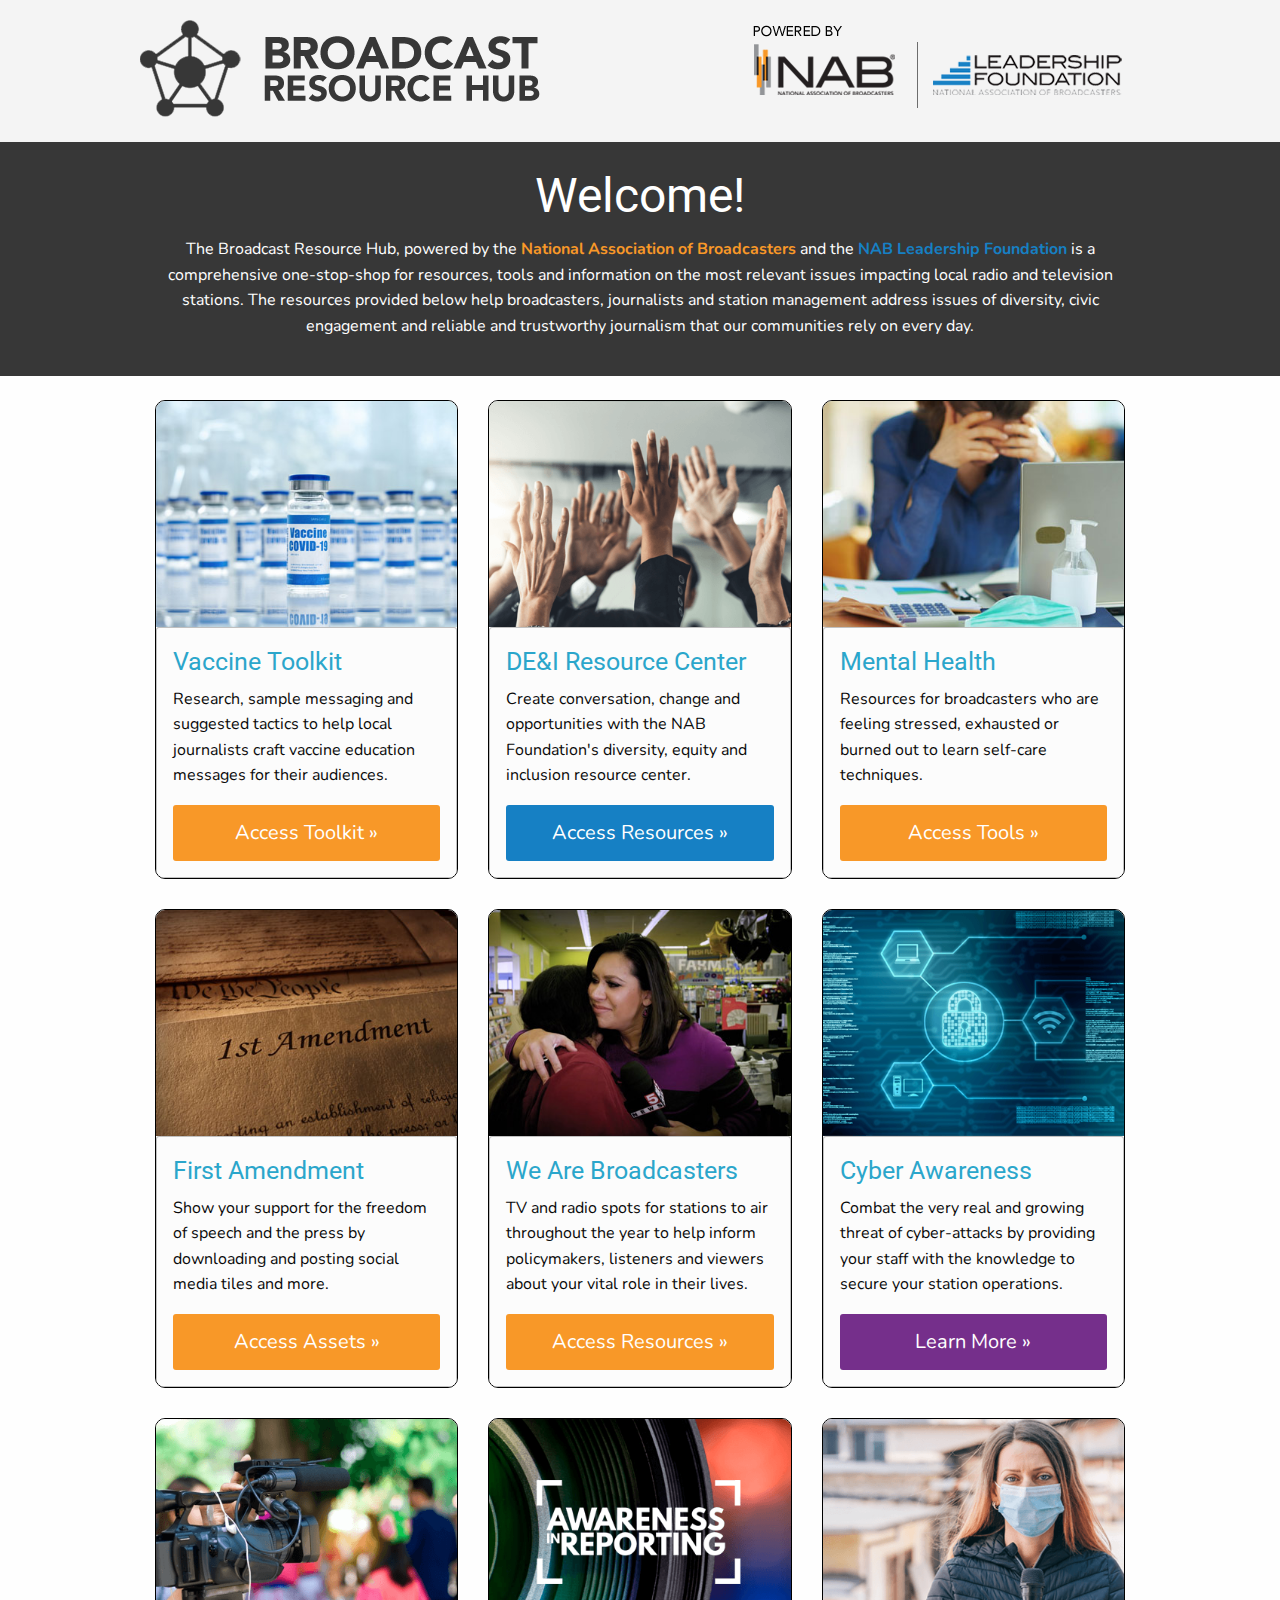
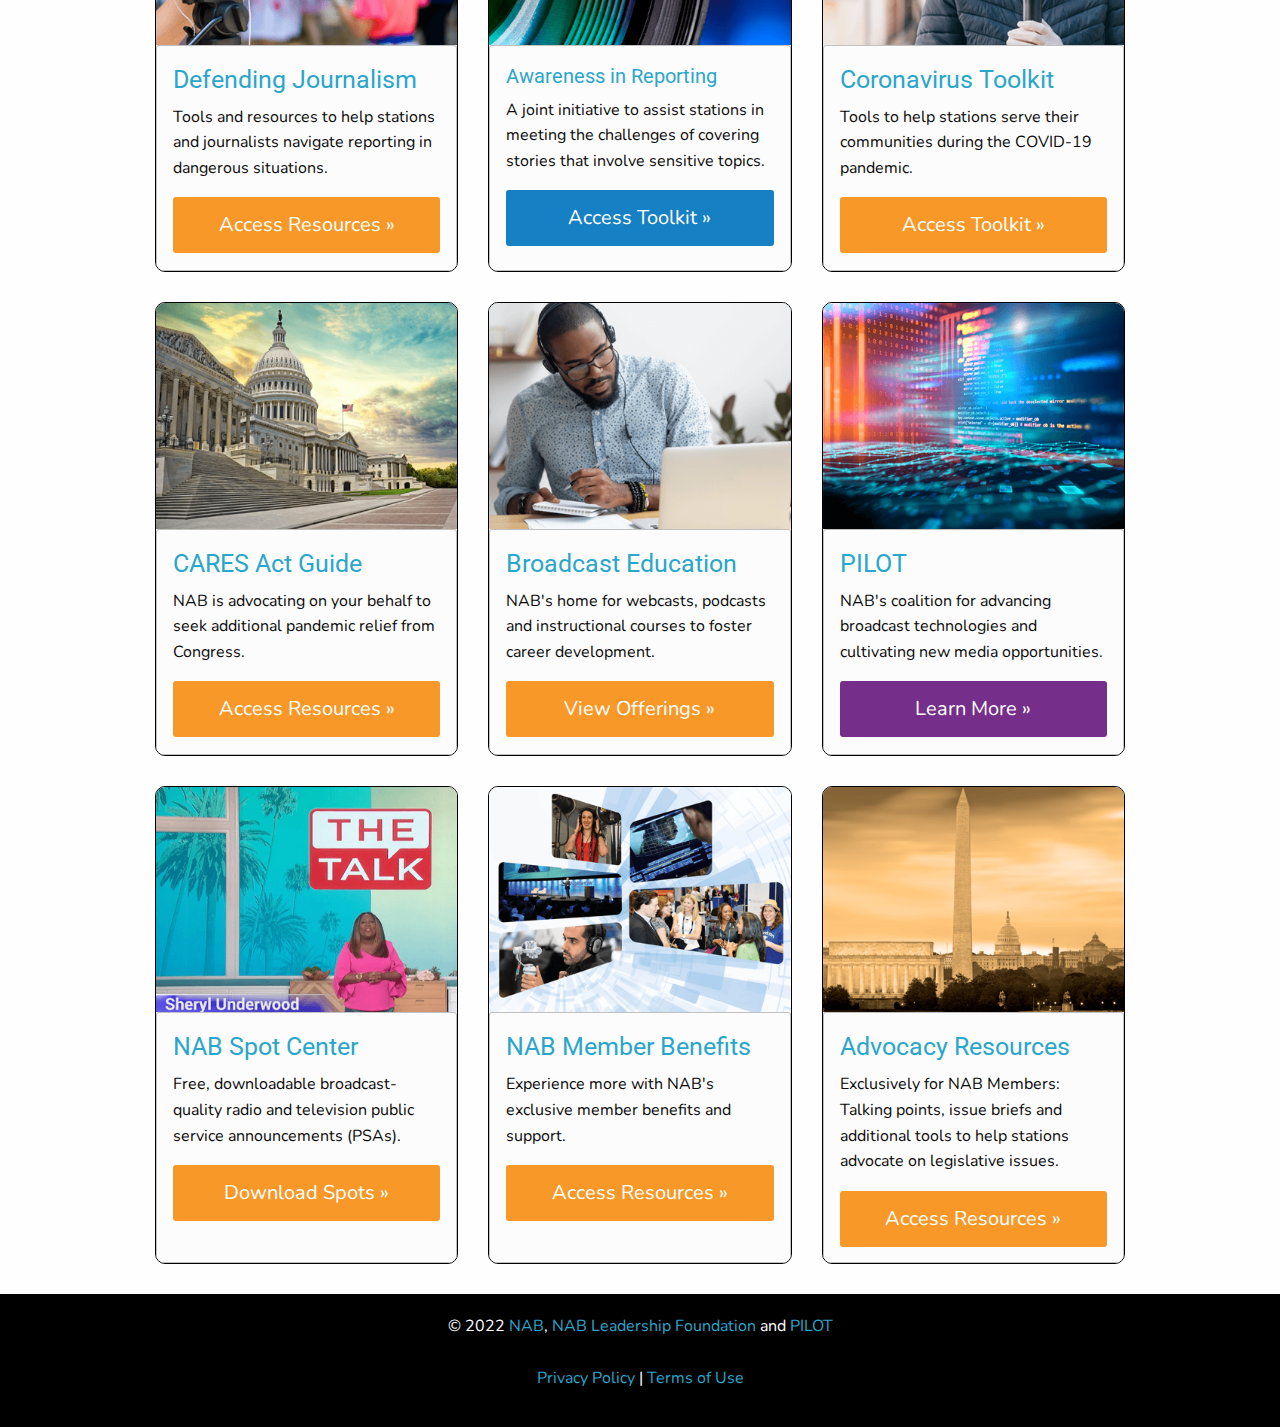
<file: DebugBRH/Broken/index.html>
<!doctype html>
<html class="no-js" lang="en" dir="ltr">
<head>
<meta charset="utf-8">
<meta http-equiv="x-ua-compatible" content="ie=edge">
<meta name="viewport" content="width=device-width, initial-scale=1.0">

<meta name="description" content="The Broadcast Resource Hub, powered by NAB and the NAB Leadership Foundation is a comprehensive one-stop-shop for resources, tools and information  on the most relevant issues impacting local radio and television stations. The resources provided below help broadcasters, journalists and station management address issues of diversity, civic engagement and reliable and trustworthy journalism that our communities rely on every day.">
<meta name="keywords" content="">
<meta name="author" content="NAB and NAB Leadership Foundation">

<!--TWITTER SUMMARY CARD-->
<meta name="twitter:card" content="summary_large_image">
<meta name="twitter:title" content="Broadcast Resource Hub">
 
<!--OPEN SOURCE CARD-->
<meta property="og:title" content="Broadcast Resource Hub">
<meta property="og:site_name" content="NAB and NAB Leadership Foundation">
<meta property="og:url" content="http://www.broadcastresourcehub.com">
<meta property="og:description" content="The Broadcast Resource Hub, powered by NAB and the NAB Leadership Foundation is a comprehensive one-stop-shop for resources, tools and information  on the most relevant issues impacting local radio and television stations. The resources provided below help broadcasters, journalists and station management address issues of diversity, civic engagement and reliable and trustworthy journalism that our communities rely on every day.">
<meta property="og:type" content="website">
<meta property="og:image" content="http://www.broadcastresourcehub.com/images/brh_og.png">


<title>Broadcast Resource Hub | Powered by NAB and NAB Foundation</title>
<link rel="stylesheet" href="css/app.css">
<link rel="stylesheet" href="css/foundation.css">


<link href="https://fonts.googleapis.com/css2?family=Nunito:wght@300;400&family=Roboto:wght@900&display=swap" rel="stylesheet">
<style>
	body{
		font-family: Nunito, roboto;
	}
	h1, h2, h4, h5{
		font-family: roboto;
	}
</style>

</head>
<body>

<!-- BRANDING BAR -->
<div class="grid-container-fluid brandingBar">
<div class="grid-container">
<div class="grid-x grid-padding-x">



<div class="large-6 medium-6 small-12 brandingBarLeft">
<img src="images/brhLogo.png" alt="Broadcast Resource Hub" title="Broadcast Resource Hub">
</div>

<div class="large-6 medium-6 small-12 brandingBarRight">
<img src="images/poweredBy.png" alt="Powered by NAB and NAB Foundation" title="Powered by NAB and NAB Foundation">
</div>
</div>
</div>
</div>


<!-- INTRO COPY -->
<div class="grid-container-fluid introBox">
<div class="grid-container">
<div class="grid-x grid-padding-x">
<div class="large-12 cell introBox">
<h1>Welcome!</h1>
<p>The Broadcast Resource Hub, powered by the <a href="https://www.nab.org" target="_blank" class="intronab"><strong>National Association of Broadcasters</strong></a> and the <a href="https://www.nabfoundation.org" target="_blank" class="intronablf"><strong>NAB Leadership Foundation</strong></a> is a comprehensive one-stop-shop for resources, tools and information  on the most relevant issues impacting local radio and television stations. The resources provided below help broadcasters, journalists and station management address issues of diversity, civic engagement and reliable and trustworthy journalism that our communities rely on every day.</p>
</div>
</div>
</div>
</div>
<br>

<!-- CARD CONTAINER -->
<div class="grid-container">
<div class="grid-x grid-padding-x grid-margin-y" data-equalizer data-equalize-by-row="true" data-equalize-on="medium" id="test-eq">

<!-- INDIVIDUAL CARDS -->

<div class="large-4 medium-4 small-12 cell">
<div class="basic-card">
<div class="basic-card-image grow">
<a href="https://www.nab.org/vaccine/" target="_blank"><img src="images/vaccine.jpg"></a></div>
<div class="basic-card-content content callout secondary" data-equalizer-watch>
<h4><a href="https://www.nab.org/vaccine" target="_blank">Vaccine Toolkit</a></h4>
<p>Research, sample messaging and suggested tactics to help local journalists craft vaccine education messages for their audiences.</p>

<a href="https://www.nab.org/vaccine" target="_blank" class="button nab expanded large">Access Toolkit &#187;</a>
</div>
</div>
</div>


<div class="large-4 medium-4 small-12 cell">
<div class="basic-card">
<div class="basic-card-image grow">
<a href="https://www.nabfoundation.org/diversity" target="_blank"><img src="images/diversity.png"></a></div>
<div class="basic-card-content content callout secondary" data-equalizer-watch>
<h4><a href="https://www.nabfoundation.org/diversity" target="_blank">DE&amp;I Resource Center</a></h4>
<p>Create conversation, change and opportunities with the NAB Foundation's diversity, equity and inclusion resource center.</p>

<a href="https://www.nabfoundation.org/diversity" target="_blank" class="button nablf expanded large">Access Resources &#187;</a>

</div>
</div>
</div>

<div class="large-4 medium-4 small-12 cell">
<div class="basic-card">
<div class="basic-card-image grow">
<a href="https://www.nab.org/journalistsmentalHealth/" target="_blank"><img src="images/mentalHealth.jpg"></a></div>
<div class="basic-card-content content callout secondary" data-equalizer-watch>
<h4><a href="https://www.nab.org/journalistsmentalHealth/" target="_blank">Mental Health</a></h4>
<p>Resources for broadcasters who are feeling stressed, exhausted or burned out to learn self-care techniques.</p>

<a href="https://www.nab.org/journalistsmentalHealth/" target="_blank" class="button nab expanded large">Access Tools &#187;</a>
</div>
</div>
</div>
<br>

<div class="large-4 medium-4 small-12 cell">
<div class="basic-card">
<div class="basic-card-image grow">
<a href="https://www.wearebroadcasters.com/firstAmendment/" target="_blank"><img src="images/firstAmendment.jpg"></a></div>
<div class="basic-card-content content callout secondary" data-equalizer-watch>
<h4><a href="https://www.wearebroadcasters.com/firstAmendment/" target="_blank">First Amendment</a></h4>
<p>Show your support for the freedom of speech and the press by downloading and posting social media tiles and more.</p>

<a href="https://www.wearebroadcasters.com/firstAmendment/" target="_blank" class="button nab expanded large">Access Assets &#187;</a>
</div>
</div>
</div>


<div class="large-4 medium-4 small-12 cell">
<div class="basic-card">
<div class="basic-card-image grow">
<a href="https://www.wearebroadcasters.com/resources/default.asp" target="_blank"><img src="images/wabSpots.jpg"></a></div>
<div class="basic-card-content content callout secondary" data-equalizer-watch>
<h4><a href="https://www.wearebroadcasters.com/resources/default.asp" target="_blank">We Are Broadcasters</a></h4>
<p>TV and radio spots for stations to air throughout the year to help inform policymakers, listeners and viewers about your vital role in their lives.</p>

<a href="https://www.wearebroadcasters.com/resources" target="_blank" class="button nab expanded large">Access Resources &#187;</a>

</div>
</div>
</div>

<div class="large-4 medium-4 small-12 cell">
<div class="basic-card">
<div class="basic-card-image grow">
<a href="https://nab.org/cybersecurity"><img src="images/cyber.png"></a></div>
<div class="basic-card-content content callout secondary" data-equalizer-watch>
<h4><a href="https://nab.org/cybersecurity">Cyber Awareness</a></h4>
<p>Combat the very real and growing threat of cyber-attacks by providing your staff with the knowledge to secure your station operations.</p>

<a href="https://nab.org/cybersecurity" class="button pilot expanded large">Learn More &#187;</a>

</div>
</div>
</div>

<div class="large-4 medium-4 small-12 cell">
<div class="basic-card">
<div class="basic-card-image grow">
<a href="https://www.nab.org/journalism" target="_blank"><img src="images/defendingJournalism.png"></a></div>
<div class="basic-card-content content callout secondary" data-equalizer-watch>
<h4><a href="https://www.nab.org/journalism" target="_blank">Defending Journalism</a></h4>
<p>Tools and resources to help stations and journalists navigate reporting in dangerous situations.</p>

<a href="https://www.nab.org/journalism" target="_blank" class="button nab expanded large">Access Resources &#187;</a>

</div>
</div>
</div>

<div class="large-4 medium-4 small-12 cell">
<div class="basic-card">
<div class="basic-card-image grow">
<a href="http://www.awarenessinreporting.org/" target="_blank"><img src="images/air.png"></a></div>
<div class="basic-card-content content callout secondary" data-equalizer-watch>
<h5><a href="http://www.awarenessinreporting.org/" target="_blank">Awareness in Reporting</a></h5>
<p>A joint initiative to assist stations in meeting the challenges of covering stories that involve sensitive topics.</p>

<a href="http://www.awarenessinreporting.org" target="_blank" class="button nablf expanded large">Access Toolkit &#187;</a>

</div>
</div>
</div>

<div class="large-4 medium-4 small-12 cell">
<div class="basic-card">
<div class="basic-card-image grow">
<a href="https://www.nab.org/coronavirus" target="_blank"><img src="images/coronavirus.png"></a></div>
<div class="basic-card-content content callout secondary" data-equalizer-watch>
<h4><a href="https://www.nab.org/coronavirus" target="_blank">Coronavirus Toolkit</a></h4>
<p>Tools to help stations serve their communities during the COVID-19 pandemic.</p>

<a href="https://www.nab.org/coronavirus" target="_blank" class="button nab expanded large">Access Toolkit &#187;</a>

</div>
</div>
</div>


<div class="large-4 medium-4 small-12 cell">
<div class="basic-card">
<div class="basic-card-image grow">
<a href="https://www.nab.org/stimulus" target="_blank"><img src="images/caresAct.png"></a></div>
<div class="basic-card-content content callout secondary" data-equalizer-watch>
<h4><a href="https://www.nab.org/stimulus" target="_blank">CARES Act Guide</a></h4>
<p>NAB is advocating on your behalf to seek additional pandemic relief from Congress.</p>

<a href="https://www.nab.org/stimulus" target="_blank" class="button nab expanded large">Access Resources &#187;</a>

</div>
</div>
</div>


<div class="large-4 medium-4 small-12 cell">
<div class="basic-card">
<div class="basic-card-image grow">
<a href="https://education.nab.org" target="_blank"><img src="images/broadcastEducation.png"></a></div>
<div class="basic-card-content content callout secondary" data-equalizer-watch>
<h4><a href="https://education.nab.org" target="_blank">Broadcast Education</a></h4>
<p>NAB's home for webcasts, podcasts and instructional courses to foster career development.</p>
<a href="https://education.nab.org" target="_blank" class="button nab expanded large">View Offerings &#187;</a>

</div>
</div>
</div>


<div class="large-4 medium-4 small-12 cell">
<div class="basic-card">
<div class="basic-card-image grow">
<a href="https://nabpilot.org/" target="_blank"><img src="images/pilot.png"></a></div>
<div class="basic-card-content content callout secondary" data-equalizer-watch>
<h4><a href="https://nabpilot.org/" target="_blank">PILOT</a></h4>
<p>NAB's coalition for advancing broadcast technologies and cultivating new media opportunities.</p>

<a href="https://nabpilot.org/" target="_blank" class="button pilot expanded large">Learn More &#187;</a>

</div>
</div>
</div>

<div class="large-4 medium-4 small-12 cell">
<div class="basic-card">
<div class="basic-card-image grow">
<a href="https://psa.nab.org/" target="_blank"><img src="images/spotCenter.png"></a></div>
<div class="basic-card-content content callout secondary" data-equalizer-watch>
<h4><a href="https://psa.nab.org/" target="_blank">NAB Spot Center</a></h4>
<p>Free, downloadable broadcast-quality radio and television public service announcements (PSAs).</p>

<a href="https://psa.nab.org/" target="_blank" class="button nab expanded large">Download Spots &#187;</a>

</div>
</div>
</div>

<div class="large-4 medium-4 small-2 cell">
<div class="basic-card">
<div class="basic-card-image grow">
<a href="https://www.nab.org/memberTools/default.asp" target="_blank"><img src="images/memberResources.png"></a></div>
<div class="basic-card-content content callout secondary" data-equalizer-watch>
<h4><a href="https://www.nab.org/memberTools/default.asp" target="_blank">NAB Member Benefits</a></h4>
<p>Experience more with NAB's exclusive member benefits and support.</p>

<a href="https://www.nab.org/memberTools/default.asp" target="_blank" class="button nab expanded large">Access Resources &#187;</a>

</div>
</div>
</div>


<div class="large-4 medium-4 small-12 cell">
<div class="basic-card">
<div class="basic-card-image grow">
<a href="https://www.nab.org/advocacy/resources.asp" target="_blank"><img src="images/advocacyResources.png"></a></div>
<div class="basic-card-content content callout secondary" data-equalizer-watch>
<h4><a href="https://members.nab.org/nabmembers/advocacy-resources/" target="_blank">Advocacy Resources</a></h4>
<p>Exclusively for NAB Members: Talking points, issue briefs and additional tools to help stations advocate on legislative issues.</p>

<a href="https://www.nab.org/memberTools/default.asp" target="_blank" class="button nab expanded large">Access Resources &#187;</a>

</div>
</div>
</div>



</div>
</div>



<div class="grid-container- fluid footerBar">
<div class="grid-container">
<div class="grid-x grid-padding-x">
<div class="large-12 cell">
<p>&copy; 2022 <a href="https://www.nab.org" target="_blank">NAB</a>, <a href="https://www.nabfoundation.org" target="_blank">NAB Leadership Foundation</a> and <a href="https://www.nabpilot.org" target="_blank">PILOT</a><br><br><a href="https://www.nab.org/about/privacy.asp" target="_blank">Privacy Policy</a> | <a href="https://www.nab.org/about/termsOfUse.asp" target="_blank">Terms of Use</a></p>
</div>
</div>
</div>
</div>



<script src="js/vendor/jquery.js"></script>
<script src="js/vendor/what-input.js"></script>
<script src="js/vendor/foundation.js"></script>
<script src="js/app.js"></script>
</body>
</html>
</file>
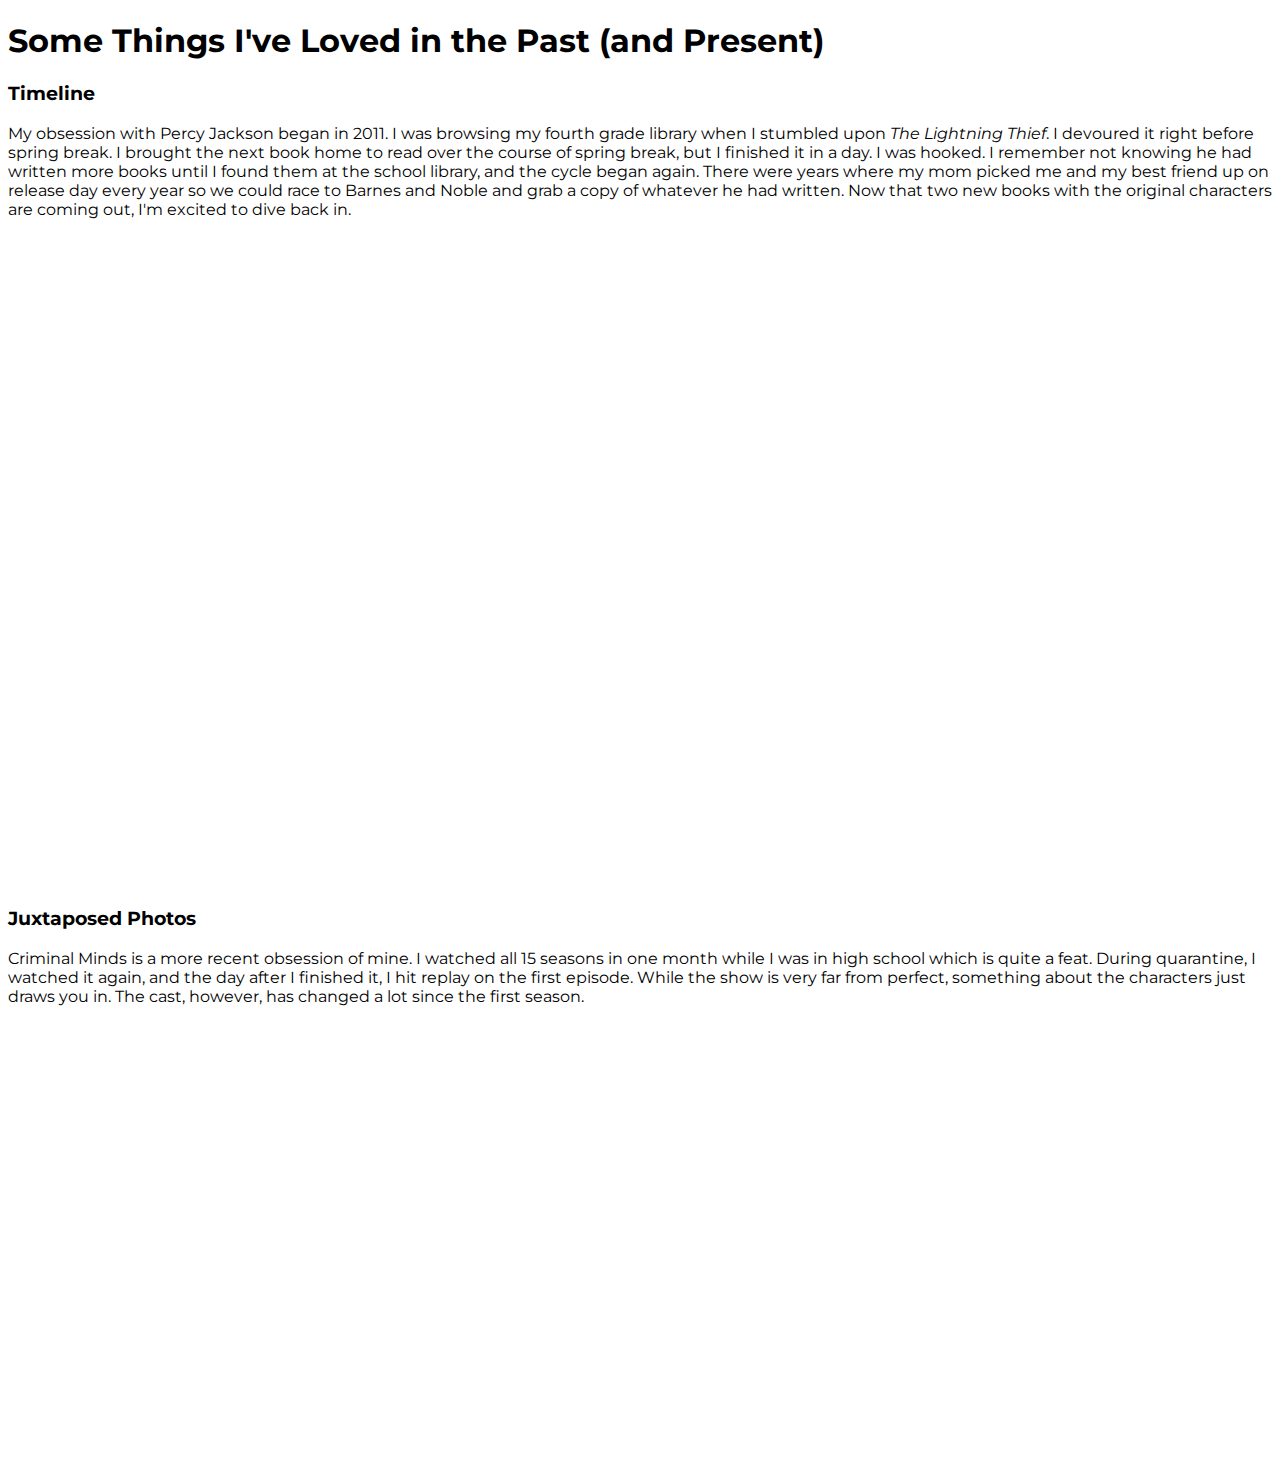
<file: blog-simple.html>
<!doctype html>
<html class="no-js" lang="en">
  <head>
    <meta charset="utf-8" />
    <meta name="viewport" content="width=device-width, initial-scale=1.0" />
    <title>Foundation | Welcome</title>

    
    
    <link rel="stylesheet" href="https://dhbhdrzi4tiry.cloudfront.net/cdn/sites/foundation.min.css">

    <link rel="preconnect" href="https://fonts.googleapis.com">
<link rel="preconnect" href="https://fonts.gstatic.com" crossorigin>
<link href="https://fonts.googleapis.com/css2?family=Montserrat:wght@200&display=swap" rel="stylesheet">
<style>
  body{
     font-family: 'Montserrat', sans-serif;
  }
</style>
  </head>
  <body>

    

    <div class="callout large primary">
      <div class="row column text-center">
        <h1 font-family="Montserrat">Some Things I've Loved in the Past (and Present)</h1>
      </div>
    </div>

    <!-- We can now combine rows and columns when there's only one column in that row -->
    <div class="row medium-8 large-7 columns">
      <div class="blog-post">
        <h3 font-family="Montserrat">Timeline </h3>
        
        <p><bold>My obsession with Percy Jackson began in 2011. I was browsing my fourth grade library when I stumbled upon <em> The Lightning Thief</em>. I devoured it right before spring break. I brought the next book home to read over the course of spring break, but I finished it in a day. I was hooked. I remember not knowing he had written more books until I found them at the school library, and the cycle began again. There were years where my mom picked me and my best friend up on release day every year so we could race to Barnes and Noble and grab a copy of whatever he had written. Now that two new books with the original characters are coming out, I'm excited to dive back in.</bold> </p>
        <div class="callout">
          <iframe src='https://cdn.knightlab.com/libs/timeline3/latest/embed/index.html?source=1-1Z_7tsjAuGnIrukYzPOJhYPO7K8n_5oWQeYQFnvoHQ&font=Default&lang=en&initial_zoom=2&height=650' width='100%' height='650' webkitallowfullscreen mozallowfullscreen allowfullscreen frameborder='0'></iframe>
        </div>
      </div>

      <div class="blog-post">
        <h3>Juxtaposed Photos</h3>
        
        <p><bold>Criminal Minds is a more recent obsession of mine. I watched all 15 seasons in one month while I was in high school which is quite a feat. During quarantine, I watched it again, and the day after I finished it, I hit replay on the first episode. While the show is very far from perfect, something about the characters just draws you in. The cast, however, has changed a lot since the first season.</bold> </p>
        <div class="callout">
          <iframe frameborder="0" class="juxtapose" width="100%" height="437" src="https://cdn.knightlab.com/libs/juxtapose/latest/embed/index.html?uid=eec9ee54-d350-11ed-b5bd-6595d9b17862"></iframe>
        </div>
      </div>

      

      
    </div>

    <script src="https://code.jquery.com/jquery-2.1.4.min.js"></script>
    <script src="https://dhbhdrzi4tiry.cloudfront.net/cdn/sites/foundation.js"></script>
    <script>
      $(document).foundation();
    </script>
  </body>
</html>
</file>
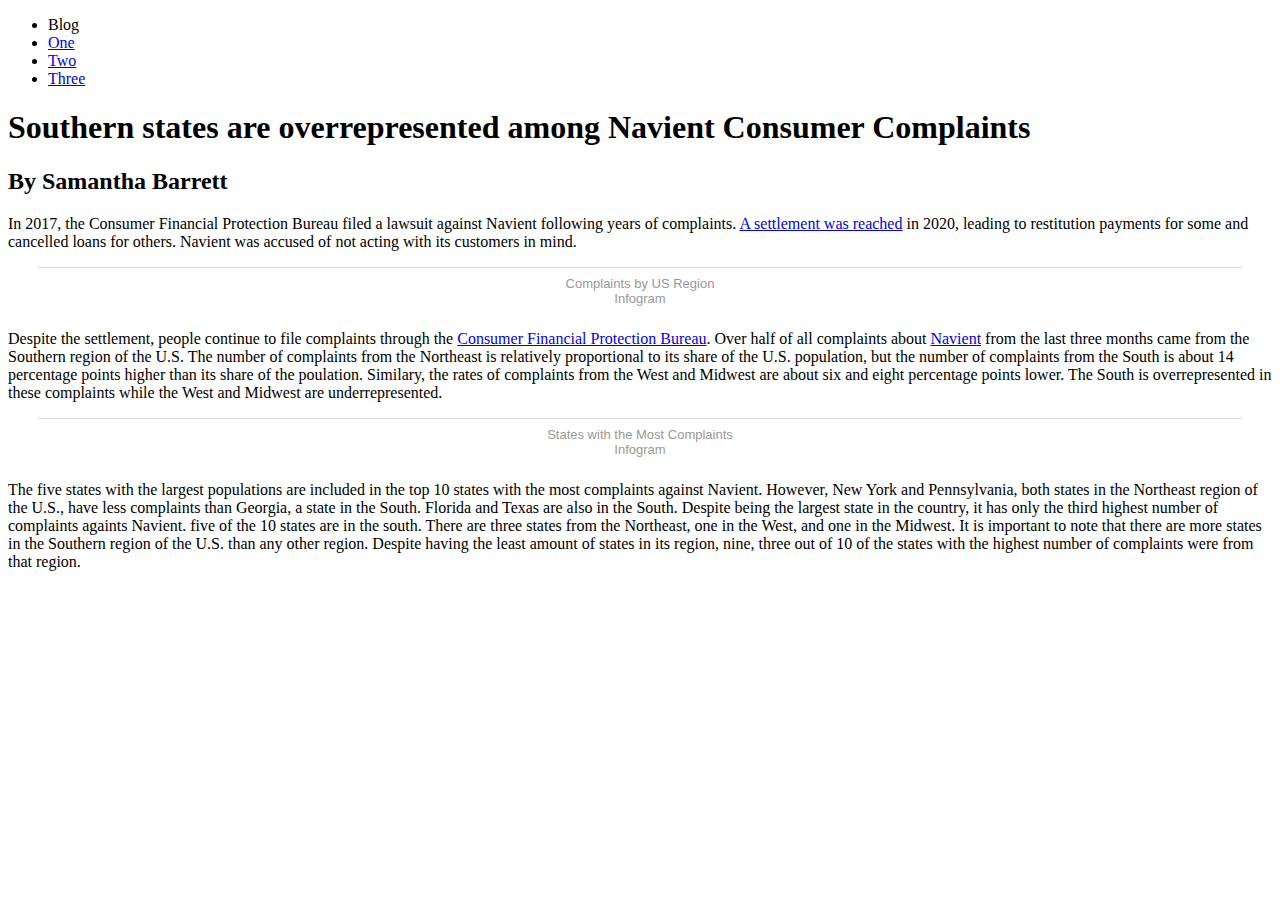
<file: infogram.html>
<!doctype html>
<html class="no-js" lang="en">
  <head>
    <meta charset="utf-8" />
    <meta name="viewport" content="width=device-width, initial-scale=1.0" />
    <title>Navient complaints by U.S. Region</title>
    <link rel="stylesheet" href="https://dhbhdrzi4tiry.cloudfront.net/cdn/sites/foundation.min.css">
    <link rel="preconnect" href="https://fonts.googleapis.com">
<link rel="preconnect" href="https://fonts.gstatic.com" crossorigin>
<link href="https://fonts.googleapis.com/css2?family=Schibsted+Grotesk&display=swap" rel="stylesheet">
<style>
  body{
    font-family: 'Shibsted Groteski';
  }
</style>
  </head>
  <body>

    <!-- Start Top Bar -->
    <div class="top-bar">
      <div class="top-bar-left">
        <ul class="menu">
          <li class="menu-text">Blog</li>
          <li><a href="#">One</a></li>
          <li><a href="#">Two</a></li>
          <li><a href="#">Three</a></li>
        </ul>
      </div>
    </div>
    <!-- End Top Bar -->

    <div class="callout large primary">
      <div class="row column text-center">
        <h1>Southern states are overrepresented among Navient Consumer Complaints</h1>
        <h2 class="subheader">By Samantha Barrett</h2>
      </div>
    </div>

    <!-- We can now combine rows and columns when there's only one column in that row -->
    <div class="row medium-8 large-7 columns">
      <div class="blog-post">
        <p style="font-style: Schibsted-Grotesk;">In 2017, the Consumer Financial Protection Bureau filed a lawsuit against Navient following years of complaints. <a href="https://www.studentloanplanner.com/navient-lawsuit-updates/" target="_blank"> A settlement was reached</a> in 2020, leading to restitution payments for some and cancelled loans for others. Navient was accused of not acting with its customers in mind. </p>
  
        <div class="infogram-embed" data-id="6c7b6358-d811-46cf-867b-71d0ba422d08" data-type="interactive" data-title="Complaints by US Region"></div><script>!function(e,i,n,s){var t="InfogramEmbeds",d=e.getElementsByTagName("script")[0];if(window[t]&&window[t].initialized)window[t].process&&window[t].process();else if(!e.getElementById(n)){var o=e.createElement("script");o.async=1,o.id=n,o.src="https://e.infogram.com/js/dist/embed-loader-min.js",d.parentNode.insertBefore(o,d)}}(document,0,"infogram-async");</script><div style="padding:8px 0;font-family:Arial!important;font-size:13px!important;line-height:15px!important;text-align:center;border-top:1px solid #dadada;margin:0 30px"><a href="https://infogram.com/6c7b6358-d811-46cf-867b-71d0ba422d08" style="color:#989898!important;text-decoration:none!important;" target="_blank">Complaints by US Region</a><br><a href="https://infogram.com" style="color:#989898!important;text-decoration:none!important;" target="_blank" rel="nofollow">Infogram</a></div>
        <p>Despite the settlement, people continue to file complaints through the <a href= "https://www.consumerfinance.gov/data-research/consumer-complaints/search/?chartType=line&dateInterval=Month&dateRange=3y&date_received_max=2023-04-19&date_received_min=2020-04-19&lens=Product&searchField=all&subLens=sub_product&tab=Trends" target="_blank"> Consumer Financial Protection Bureau</a>. Over half of all complaints about <a href="https://navient.com/" target="_blank">Navient</a> from the last three months came from the Southern region of the U.S. The number of complaints from the Northeast is relatively proportional to its share of the U.S. population, but the number of complaints from the South is about 14 percentage points higher than its share of the poulation. Similary, the rates of complaints from the West and Midwest are about six and eight percentage points lower. The South is overrepresented in these complaints while the West and Midwest are underrepresented.  </p>
      </div>

      <div class="blog-post">
       
        <div class="infogram-embed" data-id="734f07cc-e393-4583-95ae-c30849eec3bc" data-type="interactive" data-title="States with the Most Complaints"></div><script>!function(e,i,n,s){var t="InfogramEmbeds",d=e.getElementsByTagName("script")[0];if(window[t]&&window[t].initialized)window[t].process&&window[t].process();else if(!e.getElementById(n)){var o=e.createElement("script");o.async=1,o.id=n,o.src="https://e.infogram.com/js/dist/embed-loader-min.js",d.parentNode.insertBefore(o,d)}}(document,0,"infogram-async");</script><div style="padding:8px 0;font-family:Arial!important;font-size:13px!important;line-height:15px!important;text-align:center;border-top:1px solid #dadada;margin:0 30px"><a href="https://infogram.com/734f07cc-e393-4583-95ae-c30849eec3bc" style="color:#989898!important;text-decoration:none!important;" target="_blank">States with the Most Complaints</a><br><a href="https://infogram.com" style="color:#989898!important;text-decoration:none!important;" target="_blank" rel="nofollow">Infogram</a></div>
        <p>The five states with the largest populations are included in the top 10 states with the most complaints against Navient. However, New York and Pennsylvania, both states in the Northeast region of the U.S., have less complaints than Georgia, a state in the South. Florida and Texas are also in the South. Despite being the largest state in the country, it has only the third highest number of complaints againts Navient. five of the 10 states are in the south. There are three states from the Northeast, one in the West, and one in the Midwest. It is important to note that there are more states in the Southern region of the U.S. than any other region. Despite having the least amount of states in its region, nine, three out of 10 of the states with the highest number of complaints were from that region. 
        </p>
        
      </div>

      
   

    <script src="https://code.jquery.com/jquery-2.1.4.min.js"></script>
    <script src="https://dhbhdrzi4tiry.cloudfront.net/cdn/sites/foundation.js"></script>
    <script>
      $(document).foundation();
    </script>
  </body>
</html>
</file>
<file: BerlinStory/css/app.css>
/* GLOBAL ARTICLE STYLES */

body {

}

h1 {

}

p {

}


.navStyle {
	background-color: #000;
	color: #fff;
	height: 50px;
	padding: 12px;
	text-align: center;
}
.navStyle a {
	color: #f4f4f4;
	text-decoration: none;
}
.navStyle a:hover {
	color: #009cff;
}
.navItem {
	margin: 0 25px 0 25px;
}
.bodyCopy {
	padding: 50px 0 0 0;
}
.footerStyle {
	background-color: #009cff;
	color: #fff;
	padding: 12px;
	height: 50px;
	text-align: center;
	margin-top: 50px;
}
.rtt {
	text-align: center;
	margin-top: 50px;
}
.rtt a {
	color: #009cff;
	text-decoration: none;
	font-weight: bold;
}
.rtt a:hover {
	color: #09639c;
}
</file>
<file: Broken_2/css/style.css>
.contentContainer {
	width:1200px;
	padding:0;
	margin-top:20px;
}

p {
font-family: serif;
font-size:1.1rem;
line-height:1.5rem;
}
a {
	color:red;
	text-decoration:none;
}

h1 {
font-family: Anton, sans-serif;
font-size:2.1rem;
}

h2 {
font-family: Anton, sans-serif;
font-size:1.5rem;
}


.subhead {
background-color:#f4f4f4;
}

.photoRight {
float:right;
border:solid 1px #999;
padding:3px;
margin:20px 0 20px 20px;
font-size:.75rem;
}

.footerStyle {
text-align:center;
background-color:#000;
padding:20px;
color:#fff;
}

.citation {
	border:solid 1px #000;
	padding:10px;
	border-radius:10px;
}
</file>
<file: midterm/css/app.css>
table{
	border: 10px;
}
</file>
<file: midterm/css/style.css>
body{
	
	font-family: 'IBM Plex Serif', serif;
	margin:5%;
}
h1, h2, h4, h5, h6{
	margin:5%;
	
    font-family: 'IBM Plex Serif', serif;
}

td, th{
	background-color:#850B1B;
	color:white;

}
table{
	padding: 10%;
}
.tablehead{
	margin: 5%;

}

.caption{
	text-align:right;
	font-style:italic;
}
img{
	padding: 5%;
}
h3{
font-family: 'IBM Plex Serif', serif;
font-style: italic;
font-color:#524F50;
}




.background{
  background-color:slategray;
}
</file>
<file: StarterPage/css/mystyle.css>
body{
background-color: #D4CEF1;
font-family: 'PT Serif', serif;
}

h2 {color: teal; font-weight: bold;}




.headerbar {
	width:100%;
	background-color: #755DEC;
	color: #000;
	padding: 5px 20px 5px 20px;
	text-align: center;

}
</file>
<file: DebugBRH/Broken/css/app.css>
body {
	font-family: 'Nunito', sans-serif;
}

/* BRANDING BAR STYLES */
.brandingBar {
background-color:#f4f4f4;
}
.brandingBarLeft {
text-align:left;
}
.brandingBarRight {
text-align:right;
}


/* FOOTER BAR STYLES */
.footerBar {
background-color:#000;
color:#fff;
padding:20px;
text-align:center;
margin:30px 0 0 0;
}
a.footerBar {
  color:#00aca1;
}
a.footerBar:hover {
  color:#666;
}


/* INTRO CONTAINER */
.introBox {
background-color:#373737;
color:#fff;
text-align:center;
padding:10px 0 10px 0;
}

a.intronab {
color: #f89828;
}
a.intronab:hover {
color: #00aca1;
}
a.intronablf {
color: #1680c4;
}
a.intronablf:hover {
color: #00aca1;
}


/* TYPOGRAPHY */
h1 {

}
h2 {
	font-family: 'Roboto', sans-serif; font-size:1.5rem; font-weight:900;
}
h3 {
	font-family: 'Roboto', sans-serif;
}
h4 {
	font-family: 'Roboto', sans-serif; font-weight:900;
}


/* INDIVIDUAL CARDS */

.basic-card {
  display: -webkit-flex;
  display: -ms-flexbox;
  display: flex;
  -webkit-flex-direction: column;
      -ms-flex-direction: column;
          flex-direction: column;
  margin-bottom: 1rem;
  border: 1px solid #000;
  border-radius: 10px;
  box-shadow: none;
  overflow: hidden;
  color: #0a0a0a;
  display: -ms-grid;
  display: grid;
  -ms-grid-columns: 1fr;
      grid-template-columns: 1fr;
  -ms-grid-rows: 1fr 1fr 1fr;
      grid-template-rows: 1fr 1fr 1fr;
  margin: 0 auto;
  width: 100%;

}

.basic-card > :last-child {
  margin-bottom: 0;
}

.basic-card-image {
  grid-row-end: 4;
  -ms-grid-row: 1;
      grid-row-start: 1;
}

.basic-card-image img {
  width: 100%;
}

.basic-card-content {
  border: 0;
  grid-row-start: 3 / 4;
  margin: 0;
  overflow: scroll;
}
  .callout.secondary {
    background-color: #f4f4f4;
    color: #0a0a0a; }

.grow img{
transition: 1s ease;
}

.grow img:hover{
-webkit-transform: scale(1.2);
-ms-transform: scale(1.2);
transform: scale(1.2);
transition: 1s ease;
}

/* BUTTONS */

  .button.nab, .button.nab.disabled, .button.nab[disabled], .button.nab.disabled:hover, .button.nab[disabled]:hover, .button.nab.disabled:focus, .button.nab[disabled]:focus {
    background-color: #f89828;
    color: #fff; }
  .button.nab:hover, .button.nab:focus {
    background-color: #373737;
    color: #fff; }

  .button.nablf, .button.nablf.disabled, .button.nablf[disabled], .button.nablf.disabled:hover, .button.nablf[disabled]:hover, .button.nablf.disabled:focus, .button.nablf[disabled]:focus {
    background-color: #1680c4;
    color: #fff; }
  .button.nablf:hover, .button.nablf:focus {
    background-color: #373737;
    color: #fff; }

  .button.pilot, .button.pilot.disabled, .button.pilot[disabled], .button.pilot.disabled:hover, .button.pilot[disabled]:hover, .button.pilot.disabled:focus, .button.pilot[disabled]:focus {
    background-color: #752f8b;
    color: #fff; }
  .button.pilot:hover, .button.pilot:focus {
    background-color: #373737;
    color: #fff; }
</file>
